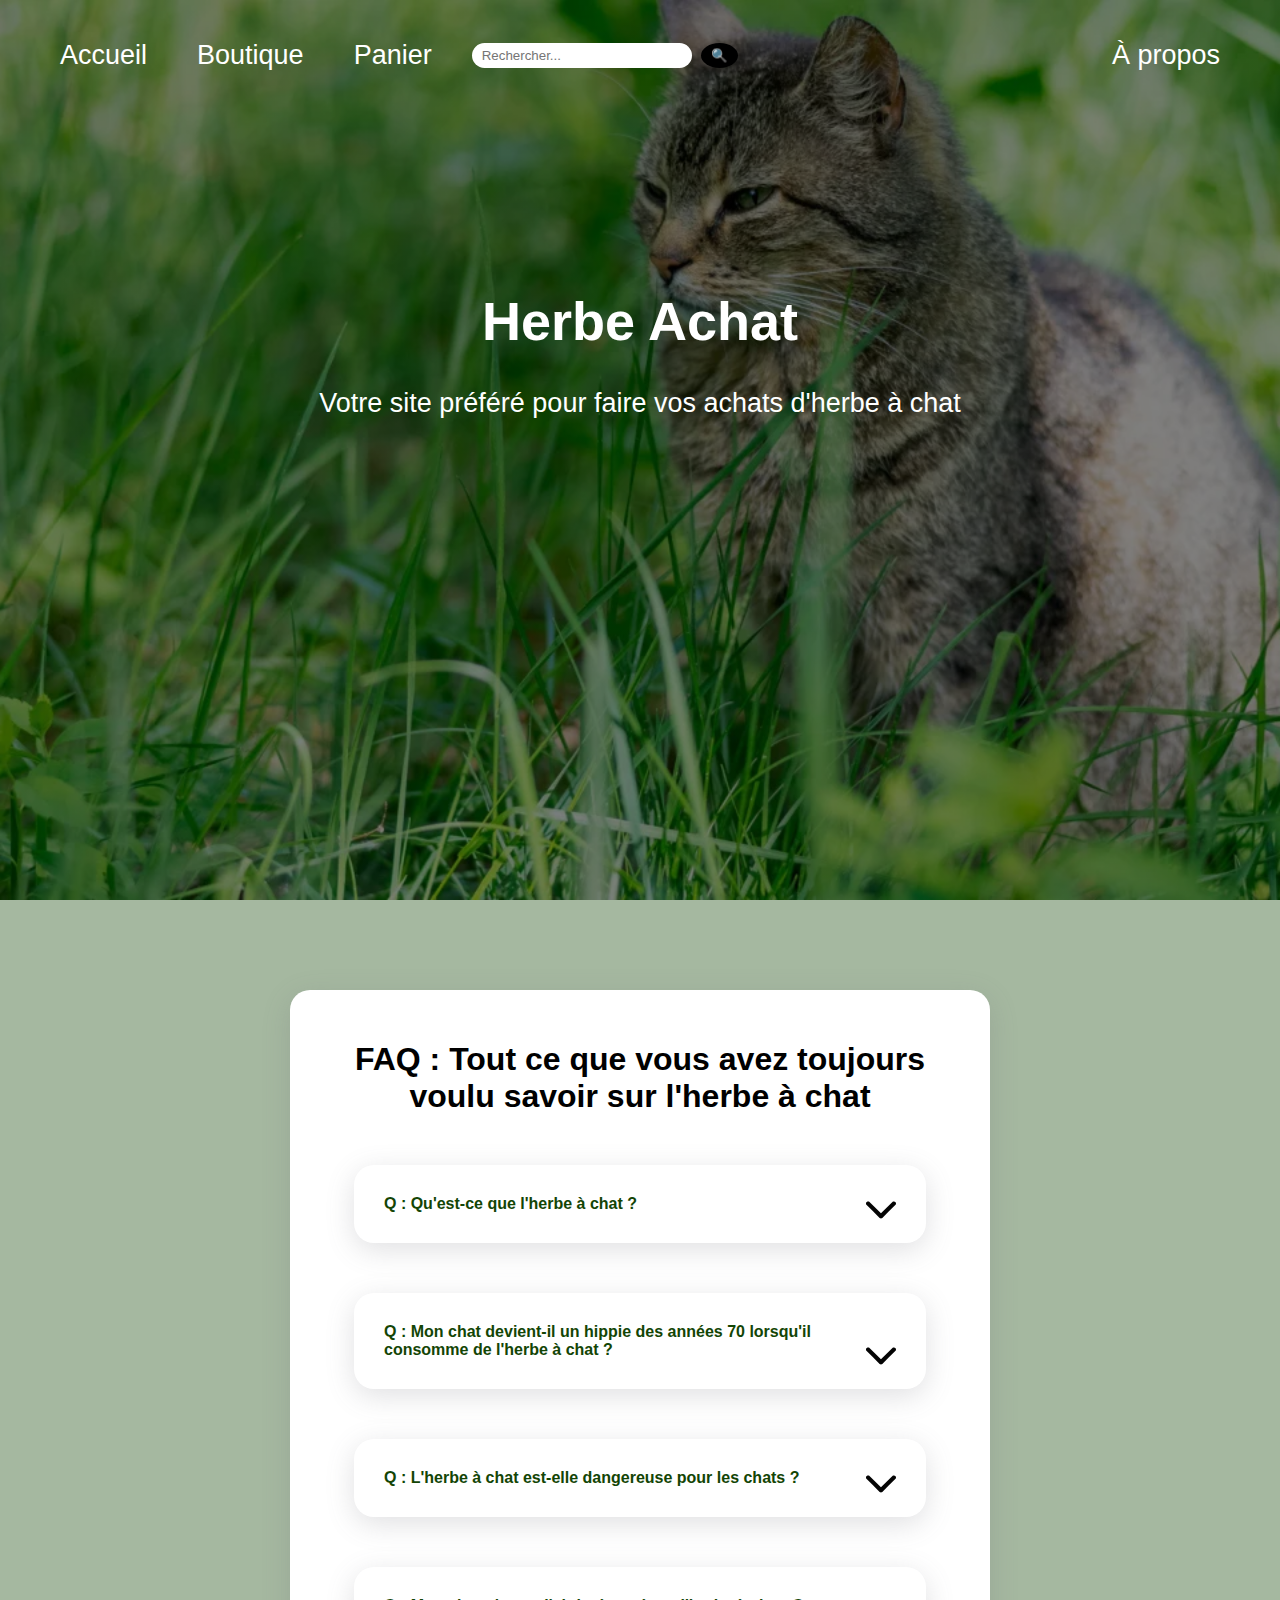
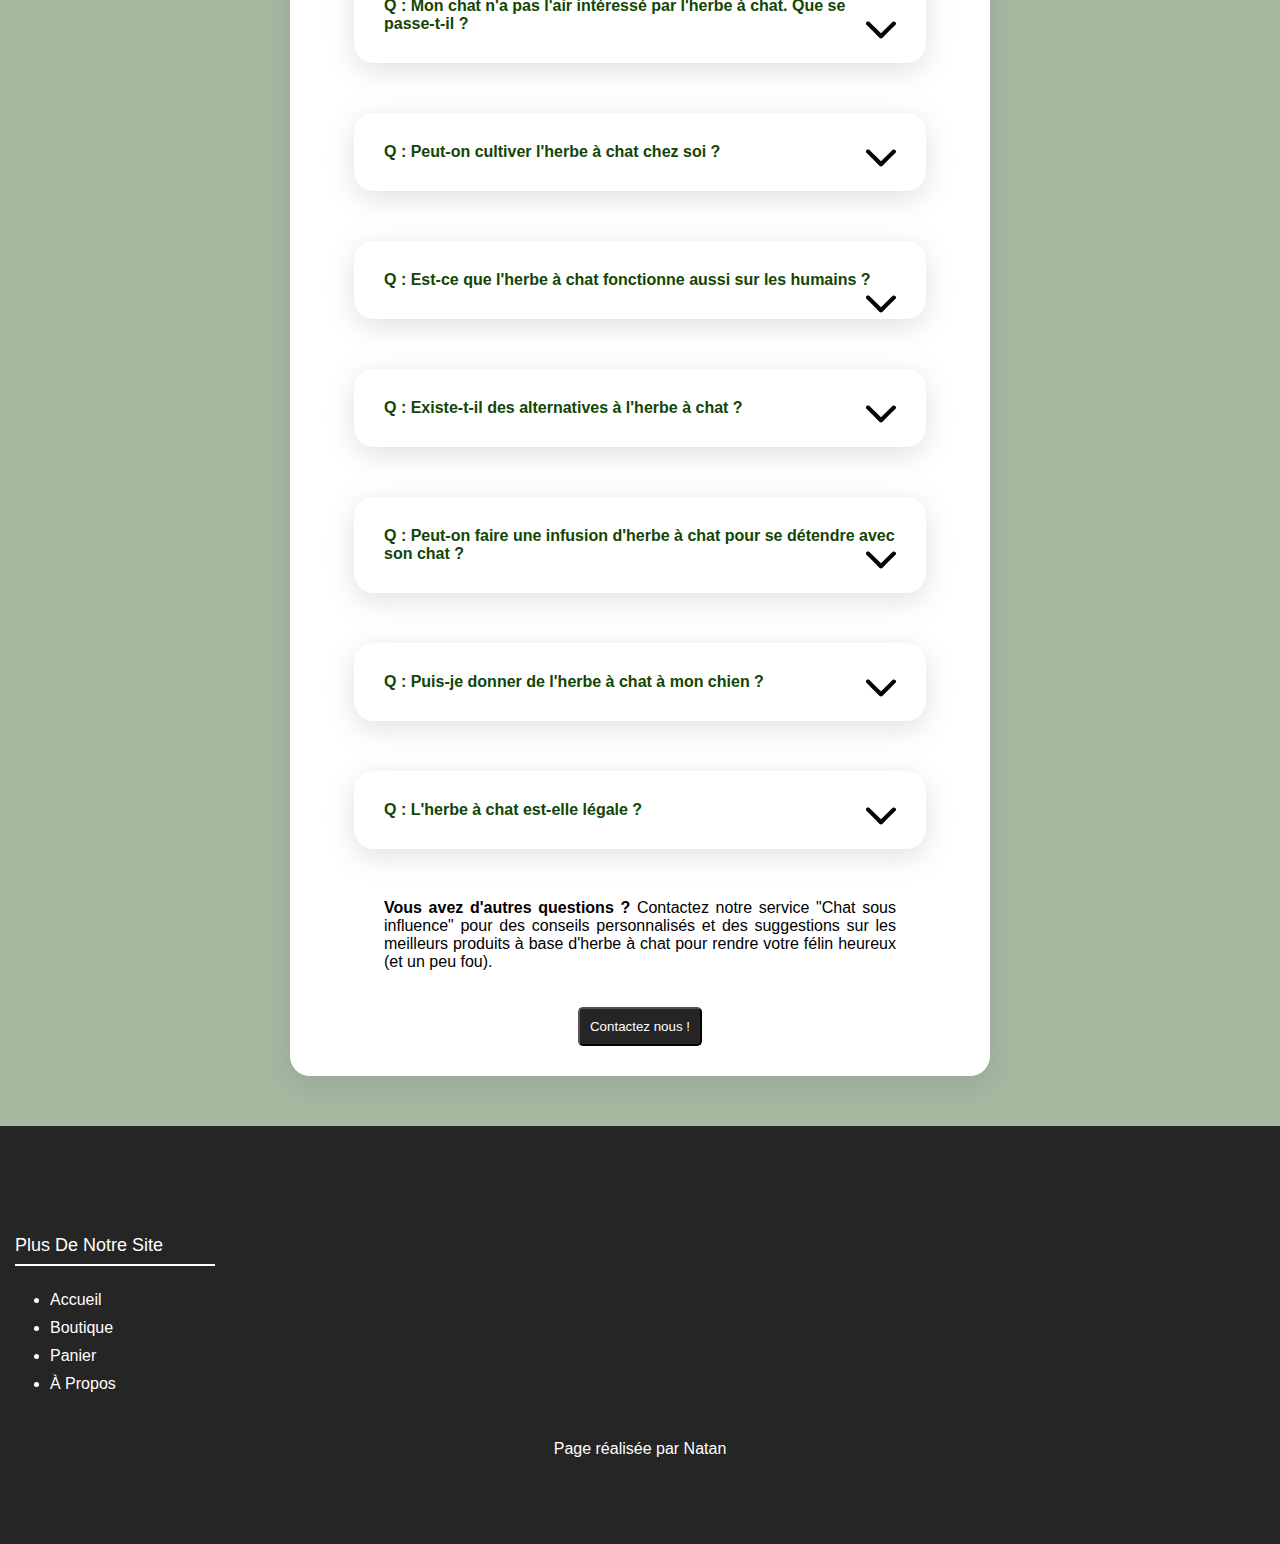
<file: index.html>
<!DOCTYPE html>
<html lang="en">
<head>
    <meta charset="UTF-8">
    <link rel="stylesheet" href="index.css">
    <link rel="icon" type="image/x-icon" href="images/favicon.ico">
    <meta name="viewport" content="width=device-width, initial-scale=1.0">
    <title>Accueil</title>
</head>

<body>
    <div class="imgBackground">
        <header>
            <nav class="navBarre">
                <div class="navGauche">
                    <a href="index.html">Accueil</a>
                    <a href="./Boutique/Boutique.html">Boutique</a>
                    <a href="./Panier/Panier.html">Panier</a>
                    <div class="barreRecherche">
                        <input type="text" placeholder="Rechercher..." />
                        <button type="submit">🔍</button>
                    </div>
                </div>
                
                <div class="navDroite">
                    <a class="rightNav" href="./About/About.html">À propos</a>
                </div>
                
                <label for="menuToggle" class="menuIcon">&#9776;</label>
                <input type="checkbox" id="menuToggle">
                
                <div class="menuBurger">
                    <button class="closeBtn" onclick="document.getElementById('menuToggle').checked = false;">✖</button>
                    <img src="./images/android-chrome-512x512.png" alt="logo-herbe-achat">
                    <div class="titreBurger">Herbe Achat</div>
                    <a href="index.html">Accueil</a>
                    <a href="./Boutique/Boutique.html">Boutique</a>
                    <a href="./Panier/Panier.html">Panier</a>
                    <a href="./About/About.html">À propos</a>
                </div>
            </nav>
        </header>
        
        

    
    <div class="titreAccueil">
        <h1>Herbe Achat</h1>
        <p>Votre site préféré pour faire vos achats d'herbe à chat</p>
    </div>
    <img class="fleche-bas" src="./images/fleche-vers-le-bas.svg" alt="fleche-vers-le-bas">
    </div>
    <div class="wikiHerbeAchat">
        <h1>FAQ : Tout ce que vous avez toujours voulu savoir sur l'herbe à chat</h1>
        
        <div class="carte-faq">
            <div class="question">Q : Qu'est-ce que l'herbe à chat ? <img class="fleche-simple" src="./images/fleche-simple.svg" alt="fleche-simple"> </div>
            <div class="reponse">
                R : L'herbe à chat, aussi appelée <em>catnip</em> ou <em>menthe à chat</em>, est une plante magique et mystérieuse qui pousse uniquement dans des endroits secrets gardés par des chats. En réalité, c'est une herbe de la famille des menthes, qui rend les chats joyeux, euphoriques, et parfois un peu trop aventureux. Attention : elle est connue pour déclencher des sessions de zoomies incontrôlées.
            </div>
        </div>
    
        <div class="carte-faq">
            <div class="question">Q : Mon chat devient-il un hippie des années 70 lorsqu'il consomme de l'herbe à chat ?<img class="fleche-simple" src="./images/fleche-simple.svg" alt="fleche-simple"></div>
            <div class="reponse">
                R : Tout à fait ! Dès la première inhalation, votre chat se mettra à planer comme s'il écoutait du rock psychédélique. Il se roulera par terre, fixera le vide et contemplera probablement le sens de la vie... ou simplement la poussière sur le sol.
            </div>
        </div>
    
        <div class="carte-faq">
            <div class="question">Q : L'herbe à chat est-elle dangereuse pour les chats ?<img class="fleche-simple" src="./images/fleche-simple.svg" alt="fleche-simple"></div>
            <div class="reponse">
                R : Non, elle est totalement inoffensive ! Les chats peuvent en consommer sans risque de devenir accros. Par contre, les effets sont temporaires et ne durent qu'une dizaine de minutes, ce qui peut laisser un chat frustré quand l'effet s’estompe. Mais ne vous inquiétez pas, il reviendra en demander plus avec ses yeux les plus suppliants.
            </div>
        </div>
    
        <div class="carte-faq">
            <div class="question">Q : Mon chat n'a pas l'air intéressé par l'herbe à chat. Que se passe-t-il ?<img class="fleche-simple" src="./images/fleche-simple.svg" alt="fleche-simple"></div>
            <div class="reponse">
                R : Il est possible que votre chat fasse partie des 30% de félins qui ne réagissent pas à l'herbe à chat. Oui, c'est triste, mais certains chats préfèrent méditer ou lire de la philosophie plutôt que de se laisser aller à la folie des herbes. Essayez le thé à la camomille pour voir s'il préfère une tisane relaxante...
            </div>
        </div>
    
        <div class="carte-faq">
            <div class="question">Q : Peut-on cultiver l'herbe à chat chez soi ?<img class="fleche-simple" src="./images/fleche-simple.svg" alt="fleche-simple"></div>
            <div class="reponse">
                R : Oui, absolument ! Elle est facile à cultiver. Cependant, soyez prêt à voir votre chat devenir un jardinier passionné, tentant de déterrer les plants ou de s'installer confortablement sur le pot. Vous aurez peut-être besoin d'un petit enclos sécurisé pour protéger votre précieux stock d'herbe à chat des griffes enthousiastes de votre félin.
            </div>
        </div>
    
        <div class="carte-faq">
            <div class="question">Q : Est-ce que l'herbe à chat fonctionne aussi sur les humains ?<img class="fleche-simple" src="./images/fleche-simple.svg" alt="fleche-simple"></div>
            <div class="reponse">
                R : Nous avons essayé, mais nous ne pouvons pas garantir les résultats. Certains humains prétendent avoir ressenti un léger picotement dans le nez et une envie soudaine de miauler, mais cela reste purement anecdotique. Pour l'instant, l'herbe à chat reste un plaisir réservé aux félins. Si vous cherchez un équivalent, nous recommandons plutôt une tasse de café bien fort.
            </div>
        </div>
    
        <div class="carte-faq">
            <div class="question">Q : Existe-t-il des alternatives à l'herbe à chat ?<img class="fleche-simple" src="./images/fleche-simple.svg" alt="fleche-simple"></div>
            <div class="reponse">
                R : Oui, pour les chats qui ne réagissent pas à l'herbe à chat, il y a d'autres options comme la valériane, le matatabi (ou vigne d'argent), et même la menthe poivrée. Attention cependant, car la valériane sent un peu comme des chaussettes oubliées dans un sac de sport... mais apparemment, les chats adorent.
            </div>
        </div>
    
        <div class="carte-faq">
            <div class="question">Q : Peut-on faire une infusion d'herbe à chat pour se détendre avec son chat ?<img class="fleche-simple" src="./images/fleche-simple.svg" alt="fleche-simple"></div>
            <div class="reponse">
                R : Vous pourriez essayer, mais il est fort probable que votre chat se jette sur la tasse avant que vous n'ayez eu le temps de la goûter. N'oubliez pas que c'est son herbe et qu'il n'est pas prêt à partager.
            </div>
        </div>
    
        <div class="carte-faq">
            <div class="question">Q : Puis-je donner de l'herbe à chat à mon chien ?<img class="fleche-simple" src="./images/fleche-simple.svg" alt="fleche-simple"></div>
            <div class="reponse ">
                R : Les chiens ne sont généralement pas sensibles à l'herbe à chat, mais certains peuvent la trouver intrigante. Si votre chien décide de jouer avec, il pourrait juste finir par regarder votre chat avec un regard perplexe, se demandant pourquoi ce dernier est si excité. Pour les chiens, mieux vaut s'en tenir aux jouets à mâcher traditionnels (ou au beurre de cacahuète).
            </div>
        </div>
    
        <div class="carte-faq">
            <div class="question">Q : L'herbe à chat est-elle légale ?<img class="fleche-simple" src="./images/fleche-simple.svg" alt="fleche-simple"></div>
            <div class="reponse">
                R : Oui, absolument ! Aucun chat n'a encore été arrêté pour possession d'herbe à chat. Cela dit, votre chat pourrait bien vous accuser de rétention illégale si vous ne lui en fournissez pas assez régulièrement.
            </div>
        </div>
        <div class="autre-question">
        <p><strong>Vous avez d'autres questions ?</strong> Contactez notre service "Chat sous influence" pour des conseils personnalisés et des suggestions sur les meilleurs produits à base d'herbe à chat pour rendre votre félin heureux (et un peu fou).</p>
            <button class="contact">Contactez nous !</button>
    </div>
    </div>
    <footer class="footer">
        <div class="container">
            <div class="row">
                <div class="footer-col">
                    <h4>Plus de notre site</h4>
                    <ul>
                        <li><a href="./index.html">Accueil</a></li>
                        <li><a href="../Boutique/Boutique.html">Boutique</a></li>
                        <li><a href="../Panier/Panier.html">Panier</a></li>
                        <li><a href="../About/About.html">À propos</a></li>
                    </ul>
                </div>
              </div>
            </div>
        </div>
        <p>Page réalisée par Natan</p>
    </footer>
            
    
</body>
<script>
    document.querySelectorAll('.carte-faq .question').forEach(item => {
        item.addEventListener('click', event => {
            const reponse = item.nextElementSibling;
            reponse.style.display = reponse.style.display === 'block' ? 'none' : 'block';
        });
    });
</script>


</html>
</file>
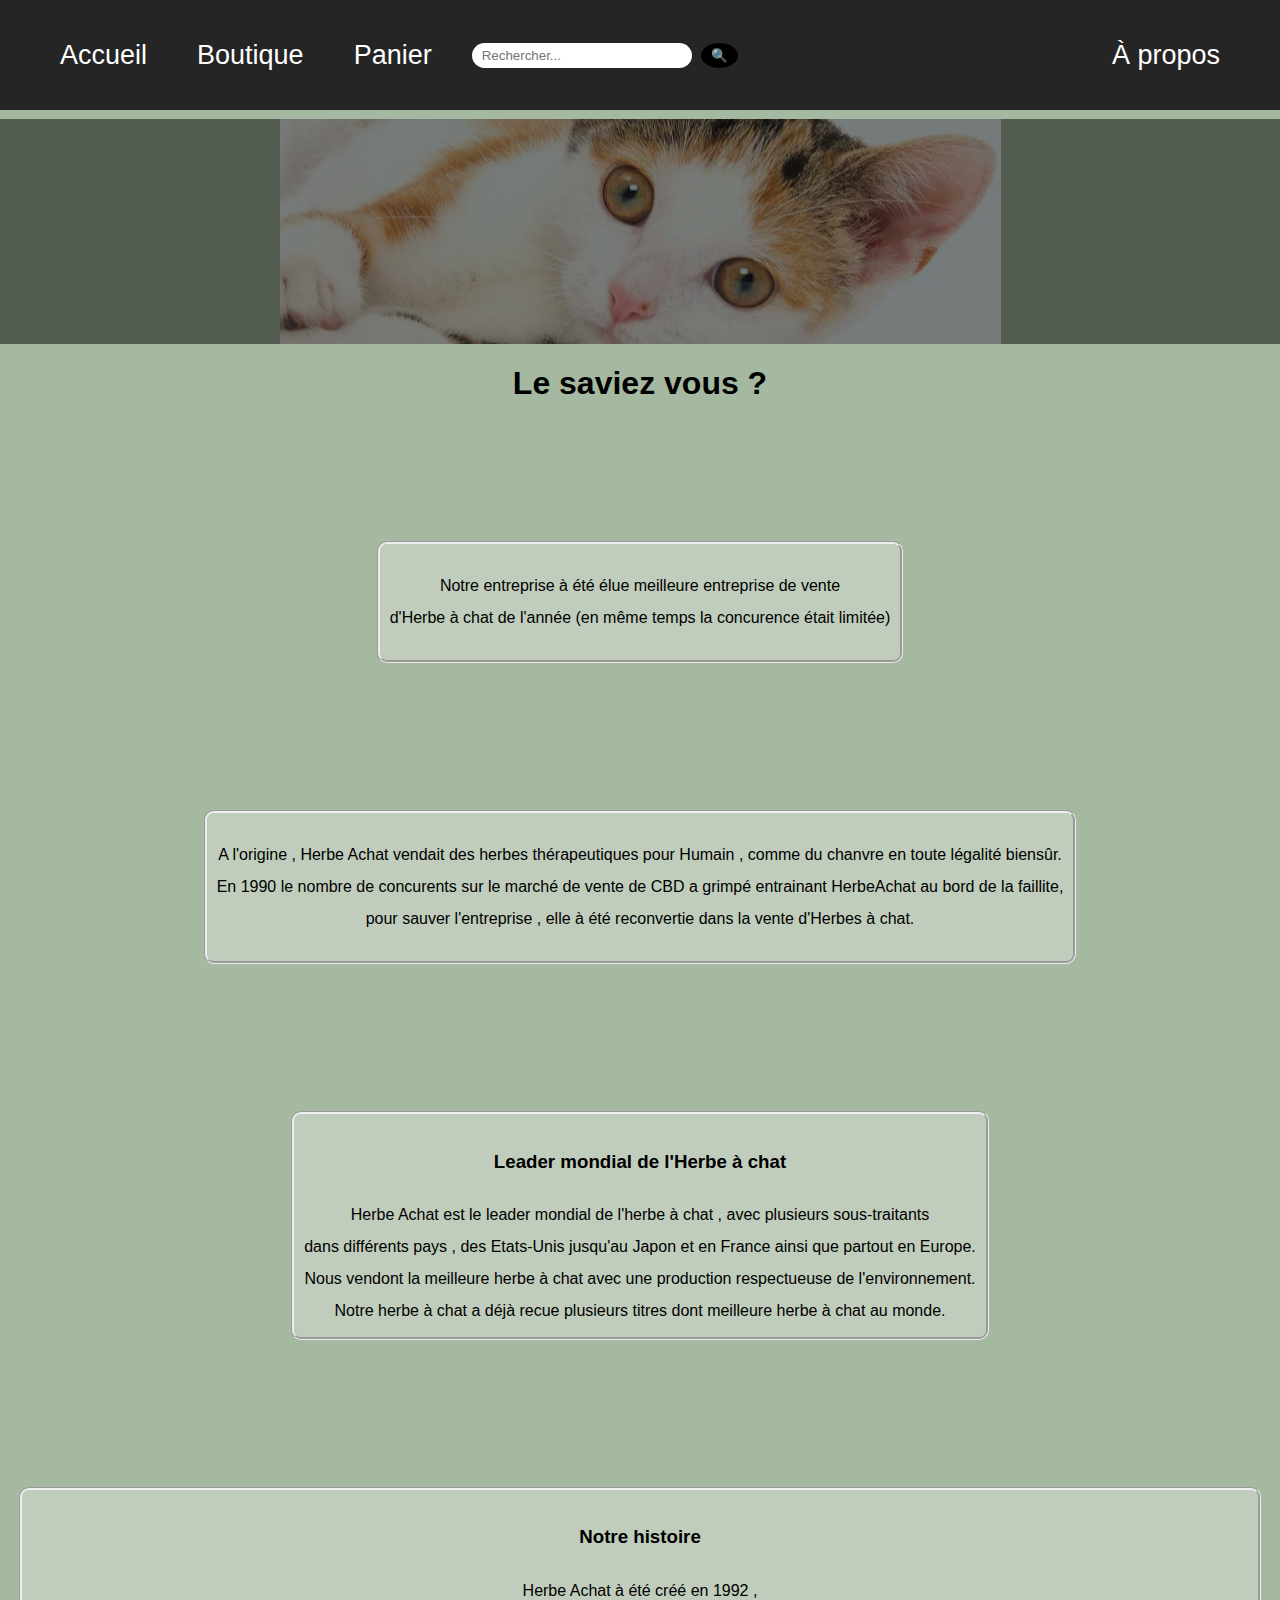
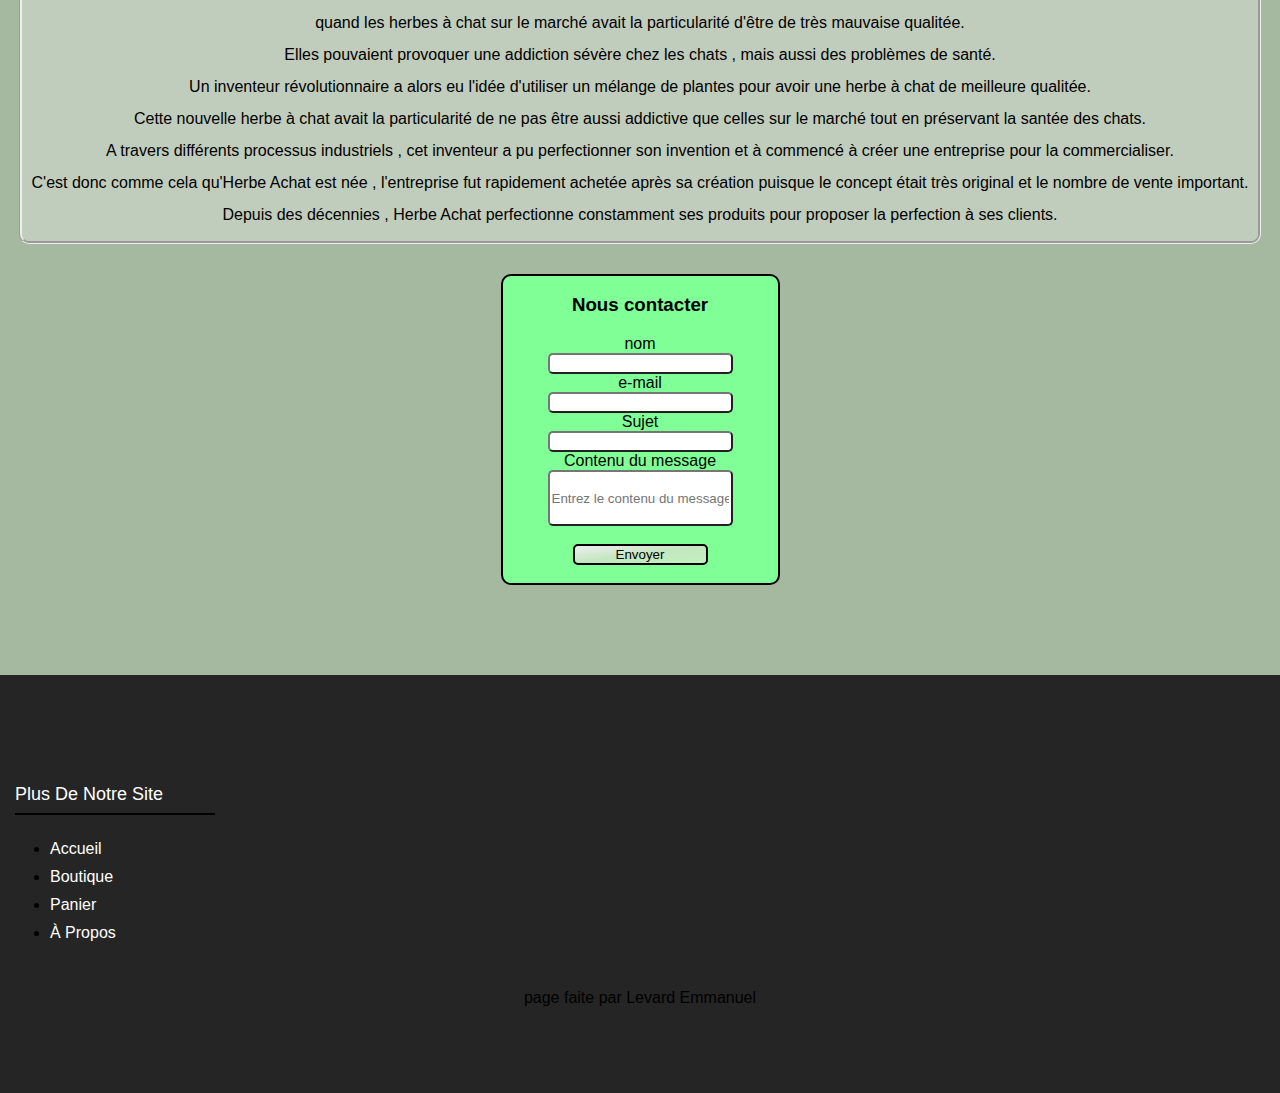
<file: About/About.html>
<!DOCTYPE html>
<html lang="en">
<head>
    <meta charset="UTF-8">
    <meta name="viewport" content="width=device-width, initial-scale=1.0">
    <link rel="stylesheet" href="About.css" >
    <link rel="icon" type="image/x-icon" href="../images/favicon.ico">
    <title>Document</title>
</head>
<body>
    <header>
        <nav class="navBarre">
            <div class="navGauche">
                <a href="../index.html">Accueil</a>
                <a href="../Boutique/Boutique.html">Boutique</a>
                <a href="../Panier/Panier.html">Panier</a>
                <div class="barreRecherche">
                    <input type="text" placeholder="Rechercher..." />
                    <button type="submit">🔍</button>
                </div>
            </div>
            
            <div class="navDroite">
                <a class="rightNav" href="../About/About.html">À propos</a>
            </div>
            
            <label for="menuToggle" class="menuIcon">&#9776;</label>
            <input type="checkbox" id="menuToggle">
            
            <div class="menuBurger">
                <button class="closeBtn" onclick="document.getElementById('menuToggle').checked = false;">✖</button>
                <img src="../images/android-chrome-512x512.png" alt="">
                <div class="titreBurger">Herbe Achat</div>
                <a href="../index.html">Accueil</a>
                <a href="../Boutique/Boutique.html">Boutique</a>
                <a href="../Panier/Panier.html">Panier</a>
                <a href="../About/About.html">À propos</a>
            </div>
        </nav>
    </header> 
<div id="bckg">
</div>  
<h1 id="text_about_title">Le saviez vous ?</h1>
<div class="cardbox">
    
    <p>Notre entreprise à été élue meilleure entreprise de vente<br>
    d'Herbe à chat de l'année (en même temps la concurence était limitée)<br>
  
</div>  
<div class="cardbox">
    <p> A l'origine , Herbe Achat vendait des herbes thérapeutiques pour Humain , comme du chanvre en toute légalité biensûr.<br>
    En 1990 le nombre de concurents sur le marché de vente de CBD a grimpé entrainant HerbeAchat au bord de la faillite, <br>
    pour sauver l'entreprise , elle à été reconvertie dans la vente d'Herbes à chat.</p>
</div>
<div class="cardbox">
    <h3 class="cardboxTitle">Leader mondial de l'Herbe à chat</h3>
Herbe Achat est le leader mondial de l'herbe à chat , avec plusieurs sous-traitants
    <br>
    dans différents pays , des Etats-Unis jusqu'au Japon et en France ainsi que partout en Europe.<br>
    Nous vendont la meilleure herbe à chat avec une production respectueuse de l'environnement.<br>
    Notre herbe à chat a déjà recue plusieurs titres dont meilleure herbe à chat au monde.

</div>
<div class="cardbox">
    <h3 class="cardboxTitle" id="last">Notre histoire</h3>
    Herbe Achat à été créé en 1992 , <br>
    quand les herbes à chat sur le marché avait la particularité d'être de très mauvaise qualitée.<br>
    Elles pouvaient provoquer une addiction sévère chez les chats , mais aussi des problèmes de santé.<br>
    Un inventeur révolutionnaire a alors eu l'idée d'utiliser un mélange de plantes pour avoir une herbe à chat de meilleure qualitée.<br>
    Cette nouvelle herbe à chat avait la particularité de ne pas être aussi addictive que celles sur le marché tout en préservant la santée des chats.<br>
    A travers différents processus industriels , cet inventeur a pu perfectionner son invention et à commencé à créer une entreprise pour la commercialiser.<br>
    C'est donc comme cela qu'Herbe Achat est née , l'entreprise fut rapidement achetée après sa création puisque le concept était très original et le nombre de vente important.<br>
    Depuis des décennies , Herbe Achat perfectionne constamment ses produits pour proposer la perfection à ses clients.<br>


</div>
<span id="formulaire_span">
    <label for="formulaire"><h3>Nous contacter</h3></label>
    
    <form id="formulaire" method="post">
        <label for="nom">nom<br></label>
        <input id="nom" class="field">
        <label for="mail"><br>e-mail<br></label>
        <input id="mail" class="field">
        <label for="Subject"><br>Sujet<br></label>
        <input id="Subject" class="field">
        <label for="Content"><br>Contenu du message<br></label>
        <input id="Content" placeholder="Entrez le contenu du message">
        <br>
        <button id="boutton_formulaire" type="button">Envoyer</button>
    </form>
</span>
<footer class="footer">
    <div class="container">
        <div class="row">
            <div class="footer-col">
                <h4>Plus de notre site</h4>
                <ul>
                    <li><a href="../index.html">Accueil</a></li>
                    <li><a href="../Boutique/Boutique.html">Boutique</a></li>
                    <li><a href="../Panier/Panier.html">Panier</a></li>
                    <li><a href="../About/About.html">À propos</a></li>
                </ul>
            </div>
          </div>
        </div>
    </div>
    <p>page faite par Levard Emmanuel</p>
    
</body>
</html>
</file>
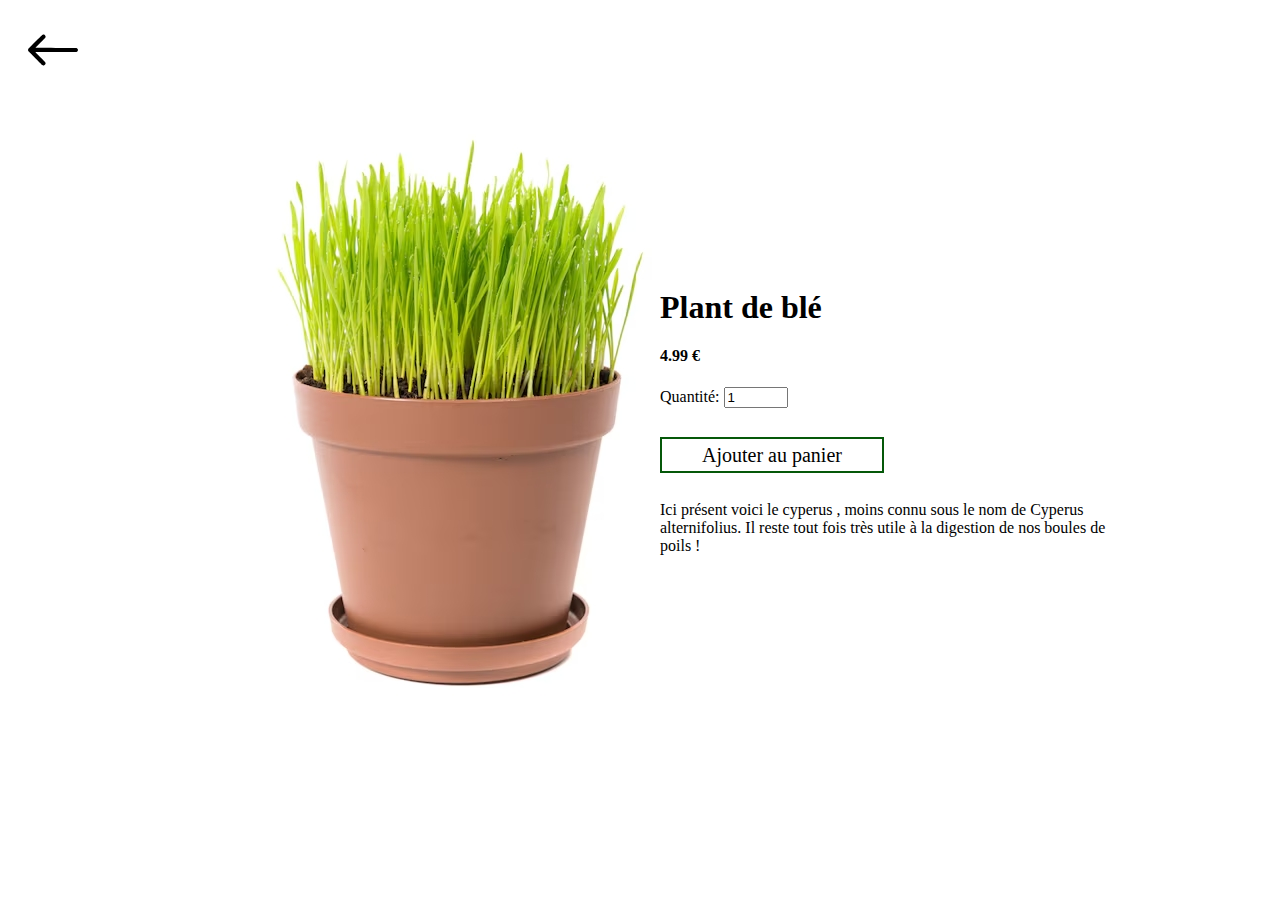
<file: Boutique/Ble.html>
<!DOCTYPE html>
<html lang="en">
<head>
    <meta charset="UTF-8">
    <link rel="stylesheet" href="Herbe.css">
    <meta name="viewport" content="width=device-width, initial-scale=1.0">
    <link rel="icon" type="image/x-icon" href="../images/favicon.ico">
    <title>Cyperus</title>
</head>
<body>
    <header>
        <a href="../Boutique/Boutique.html"><img src="../images/Fleche.svg" alt="fleche" id="fleche"></a>

    </header>
    <div class="container">
        <div class="conteneur1">
            <div class="Ble">
                <img src="../images/Ble.jpg" alt="Herbe2">
            </div>
        </div>
        <div class="conteneur2">
            <h1>Plant de blé</h1>
            <h4>4.99 €</h4>            

            <div class="quantité>
                    <label for="quantity">Quantité:</label>
                    <input type="number" id="quantity" name="quantity" value="1" min="1" max="100" step="1">
                </div>
            <br><br> 
            <div class="ajouterPanier">
            <a href="../Panier/Panier.html" id="quantité">Ajouter au panier</a> <br>
            <br></div>
            <p>Ici présent voici le cyperus , moins connu sous le nom de Cyperus alternifolius. Il reste tout fois très utile à la digestion de nos boules de poils ! </p>
        </div>
    </div>
</body>
</html>
</file>
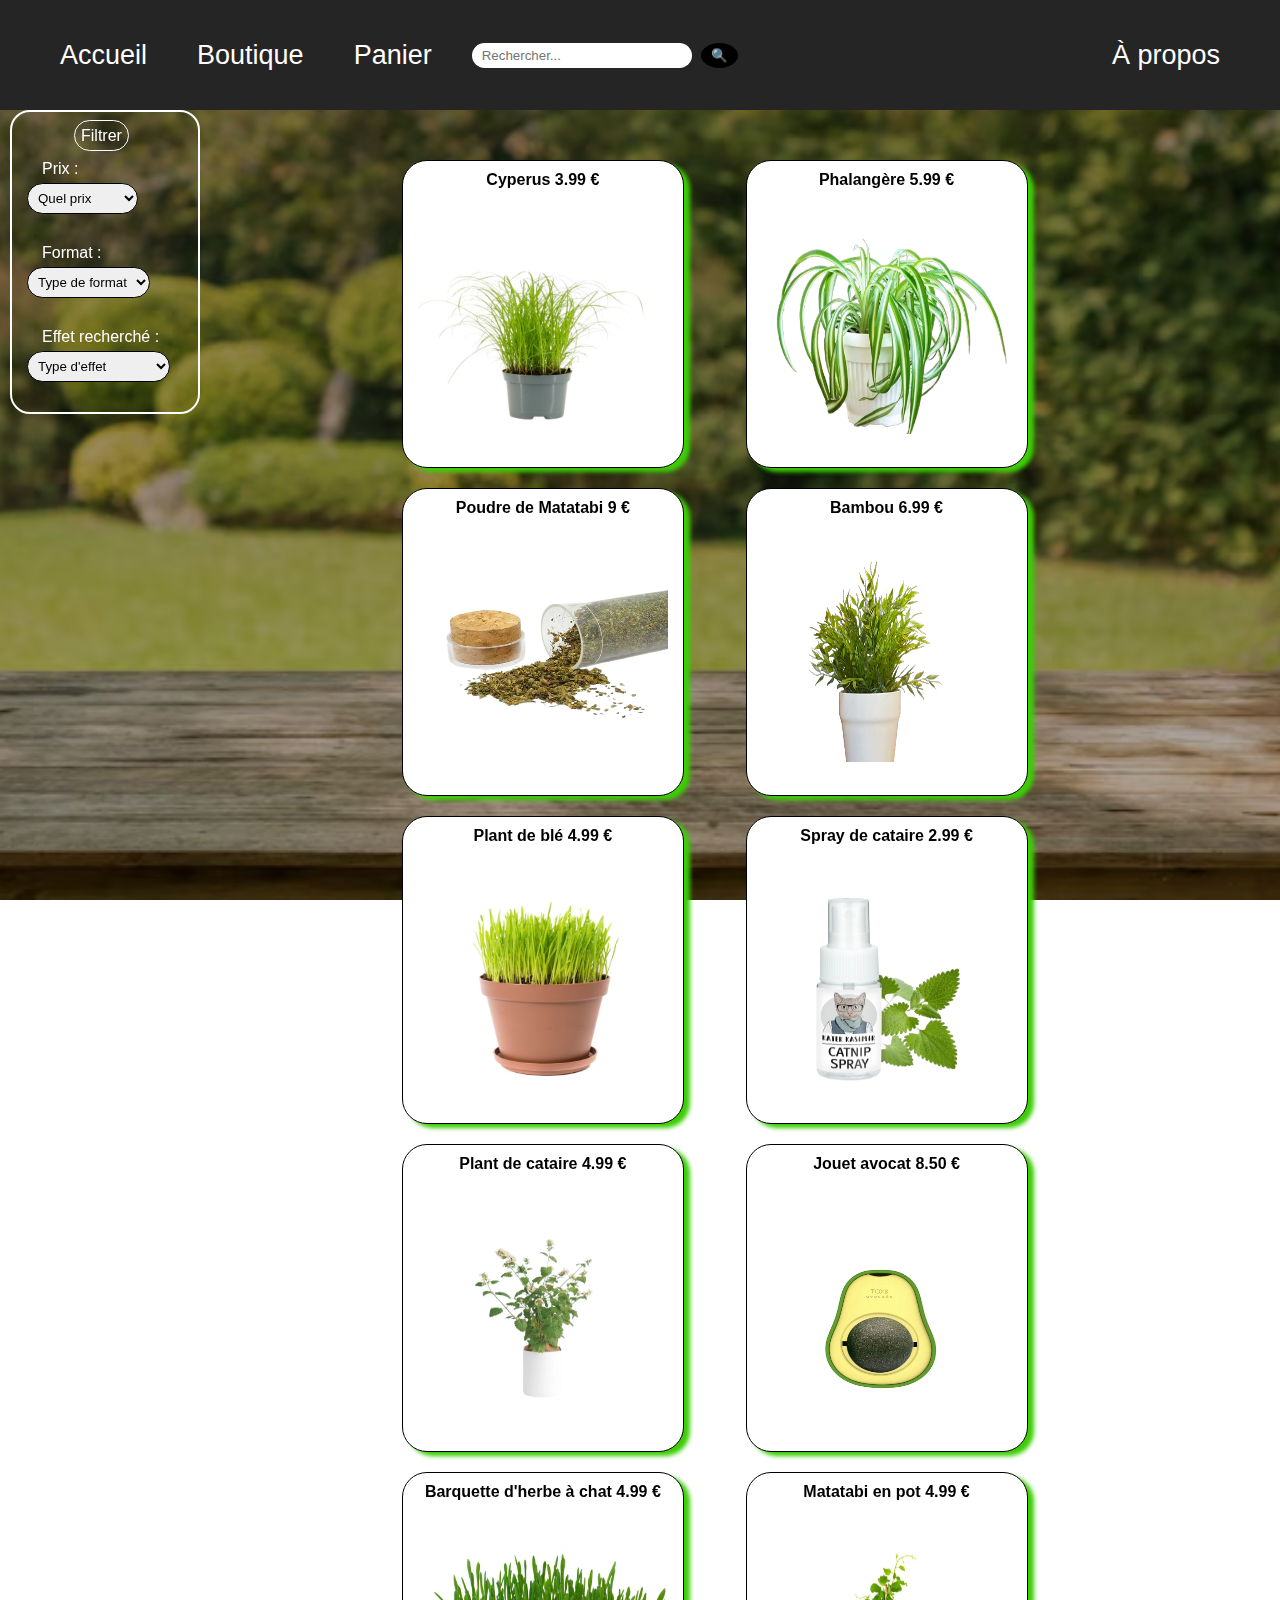
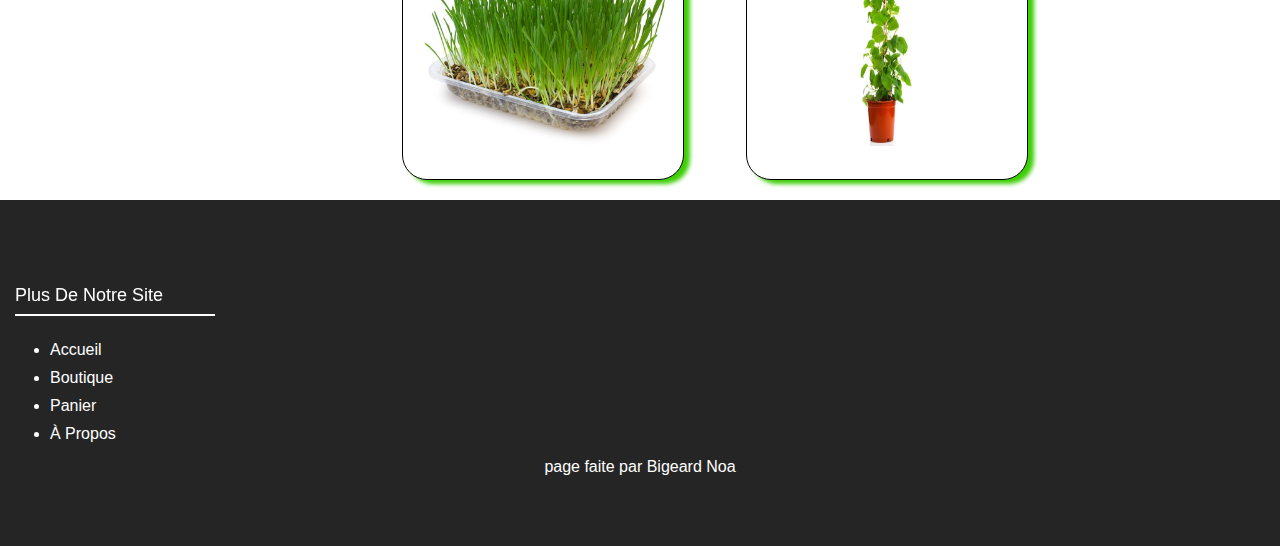
<file: Boutique/Boutique.html>
<!DOCTYPE html>
<html lang="en">
<head>
    <meta charset="UTF-8">
    <link rel="stylesheet" href="Boutique.css">
    <meta name="viewport" content="width=device-width, initial-scale=1.0">
    <link rel="icon" type="image/x-icon" href="../images/favicon.ico">
    <title>Boutique</title>
</head>
<body>
    <header>
        <nav class="navBarre">
            <div class="navGauche">
                <a href="../index.html">Accueil</a>
                <a href="../Boutique/Boutique.html">Boutique</a>
                <a href="../Panier/Panier.html">Panier</a>
                <div class="barreRecherche">
                    <input type="text" placeholder="Rechercher..." />
                    <button type="submit">🔍</button>
                </div>
            </div>
            
            <div class="navDroite">
                <a class="rightNav" href="../About/About.html">À propos</a>
            </div>
            
            <label for="menuToggle" class="menuIcon">&#9776;</label>
            <input type="checkbox" id="menuToggle">
            
            <div class="menuBurger">
                <button class="closeBtn" onclick="document.getElementById('menuToggle').checked = false;">✖</button>
                <img src="../images/android-chrome-512x512.png" alt="">
                <div class="titreBurger">Herbe Achat</div>
                <a href="../index.html">Accueil</a>
                <a href="../Boutique/Boutique.html">Boutique</a>
                <a href="../Panier/Panier.html">Panier</a>
                <a href="../About/About.html">À propos</a>
            </div>
        </nav>
    </header> 
    <div class="container-total">
    <div class="conteneur1">  
        <div class="filtre">
            <a href="#">Filtrer</a>
            <div class="prix"><p>Prix :</p>
                <select name="deroulant1" id="deroulantPrix">
                    <option value="rien">Quel prix</option>
                    <option value="prix1">moins de 5 €</option>
                    <option value="prix2">5-10 €</option>
                    <option value="prix3">plus de 10 €</option>
                </select>
                </div>
                <div class="format"><p>Format :</p>
                <select name="deroulant2" id="deroulantFormat">
                    <option value="rien">Type de format</option>
                    <option value="plante">Plante verte</option>
                    <option value="spray">En spray</option>
                    <option value="poudre">En poudre</option>
                    <option value="jouet">Jouet</option>
                </select>
                </div>
               <div class="effet"> <p>Effet recherché :</p>
                <select name="deroulant3" id="deroulantEffet">
                    <option value="rien">Type d'effet</option>
                    <option value="Euphorisant">Euphorisant</option>
                    <option value="calmant">Calmant</option>
                    <option value="digestion">Aide à la digestion</option>
                </select>
            </div>
        </div>
    </div>
        <div class="conteneur2">
        
              <div class="imageHerbe">
            <div class="imgCyperus">
                <span>Cyperus 3.99 €</span>
                <a href="../Boutique/Cyperus.html"><img src="../images/Cyperus.jpg" alt="Herbe1"></a><br>
                <div class="description">Cyperus: herbe à chat pour la digestion</div>
            </div>
            
            <div class="imgPhalangere">
                <span>Phalangère 5.99 €</span>
                <a href="../Boutique/Phalangere.html"><img src="../images/Phalangere-removebg-preview (1).png" alt="Herbe2"></a><br>
                <div class="description">Phalangere: Herbe à chat douce pour la digestion.</div>
            </div>
            <div class="poudre">
                <span>Poudre de Matatabi 9 €</span>
                <a href="../Boutique/Poudre.html"><img src="../images/poudre.png" alt="poudre"></a><br>
                <div class="description">Poudre de Matatabi : Poudre pour stimuler et apaiser.</div>
            </div> 
            <div class="imgBambou">
                <span>Bambou 6.99 €</span>
                <a href="../Boutique/Bambou.html"><img src="../images/Bambou-removebg-preview.png" alt="Herbe3"></a><br>
                <div class="description">Bambou : Tiges de bambou pour le bien-être félin.</div>
            </div> 
            <div class="imgBle">
                <span>Plant de blé 4.99 €</span>
                <a href="../Boutique/Ble.html"><img src="../images/Ble.jpg" alt="Herbe4"></a><br>
                <div class="description">Plant de blé : Herbe à chat purgative et naturelle.</div>
            </div>
            <div class="spray">
                <span>Spray de cataire 2.99 €</span>
                <a href="../Boutique/spray.html"><img src="../images/SprayH-removebg-preview.png" alt="spray"></a><br>
                <div class="description">Spray de cataire : Spray apaisant pour attirer les chats.</div>
            </div>
            <div class="imgCataire">
                <span>Plant de cataire  4.99 €</span>
                <a href="../Boutique/Cataire.html"><img src="../images/Cataire-removebg-preview.png" alt="Herbe5"></a><br>
                <div class="description">Plant de cataire : Plante verte pour le bonheur du chat.</div>
            </div>
            <div class="imgAvocat">
                <span>Jouet avocat  8.50 €</span>
                <a href="../Boutique/Avocat.html"><img src="../images/avocat.webp" alt="avocat"></a><br>
                <div class="description">Jouet avocat : Jouet pour éveiller et amuser les chats.</div>
            </div>
            <div class="imgGermandree">
                <span>Barquette d'herbe à chat 4.99 €</span>
            <a href="../Boutique/Germandree.html"><img src="../images/barquette_herbe.jpg" alt="Herbe6"></a><br>
            <div class="description">Barquette d'herbe à chat : Herbe fraîche pour purifier.</div>
            </div>
            <div class="imgMatatabi">
                <span>Matatabi en pot 4.99 €</span>
                <a href="../Boutique/Matatabi.html"><img src="../images/Matatabi.webp" alt="Herbe7"></a><br>
                <div class="description">Matatabi en pot : Plante stimulante pour les chats.</div>
            </div>
        </div>
        </div>  
         </div>
         
    </div>
    <footer class="footer">
        <div class="container">
            <div class="row">
                <div class="footer-col">
                    <h4>Plus de notre site</h4>
                    <ul>
                        <li><a href="../index.html">Accueil</a></li>
                        <li><a href="../Boutique/Boutique.html">Boutique</a></li>
                        <li><a href="../Panier/Panier.html">Panier</a></li>
                        <li><a href="../About/About.html">À propos</a></li>
                    </ul>
                </div>
              </div>
            </div>
        </div>
        <p>page faite par Bigeard Noa</p>
    </footer>
</body>
</html>
</file>
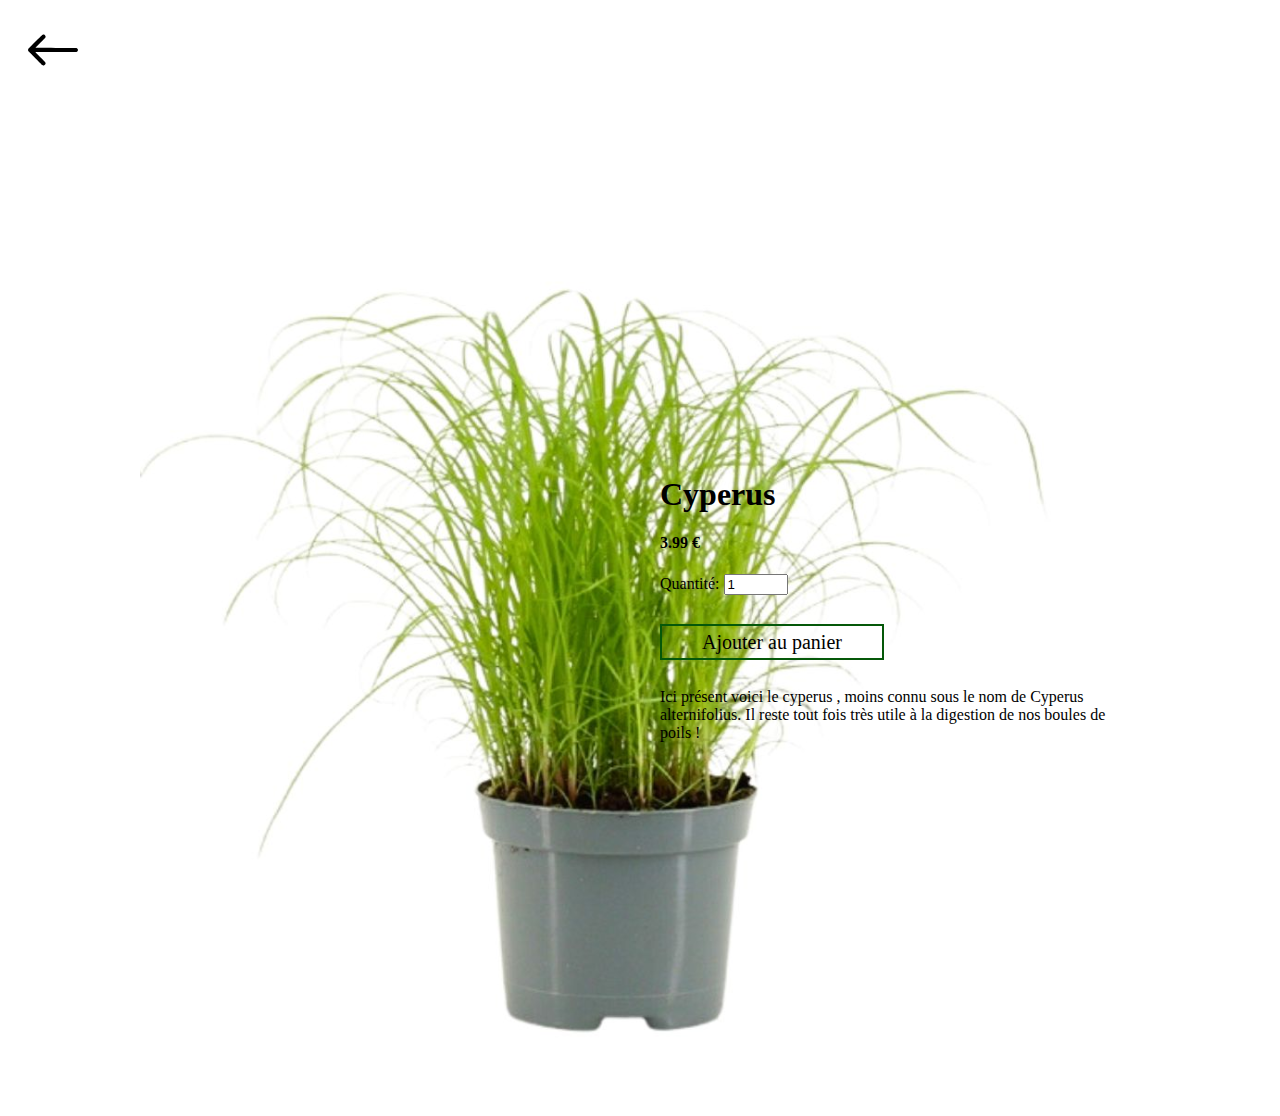
<file: Boutique/Cyperus.html>
<!DOCTYPE html>
<html lang="en">
<head>
    <meta charset="UTF-8">
    <link rel="stylesheet" href="Herbe.css">
    <meta name="viewport" content="width=device-width, initial-scale=1.0">
    <link rel="icon" type="image/x-icon" href="../images/favicon.ico">
    <title>Cyperus</title>
</head>
<body>
    <header>
        <a href="../Boutique/Boutique.html"><img src="../images/Fleche.svg" alt="fleche" id="fleche"></a>

    </header>
    <div class="container">
        <div class="conteneur1">
            <div class="Cyperus">
                <img src="../images/Cyperus.jpg" alt="Herbe1">
            </div>
        </div>
        <div class="conteneur2">
            <h1>Cyperus</h1>
            <h4>3.99 €</h4>            

            <div class="quantité>
                    <label for="quantity">Quantité:</label>
                    <input type="number" id="quantity" name="quantity" value="1" min="1" max="100" step="1">
                </div>
            <br><br> 
            <div class="ajouterPanier">
            <a href="../Panier/Panier.html" id="quantité">Ajouter au panier</a> <br>
            <br></div>
            <p>Ici présent voici le cyperus , moins connu sous le nom de Cyperus alternifolius. Il reste tout fois très utile à la digestion de nos boules de poils ! </p>
        </div>
    </div>
</body>
</html>
</file>
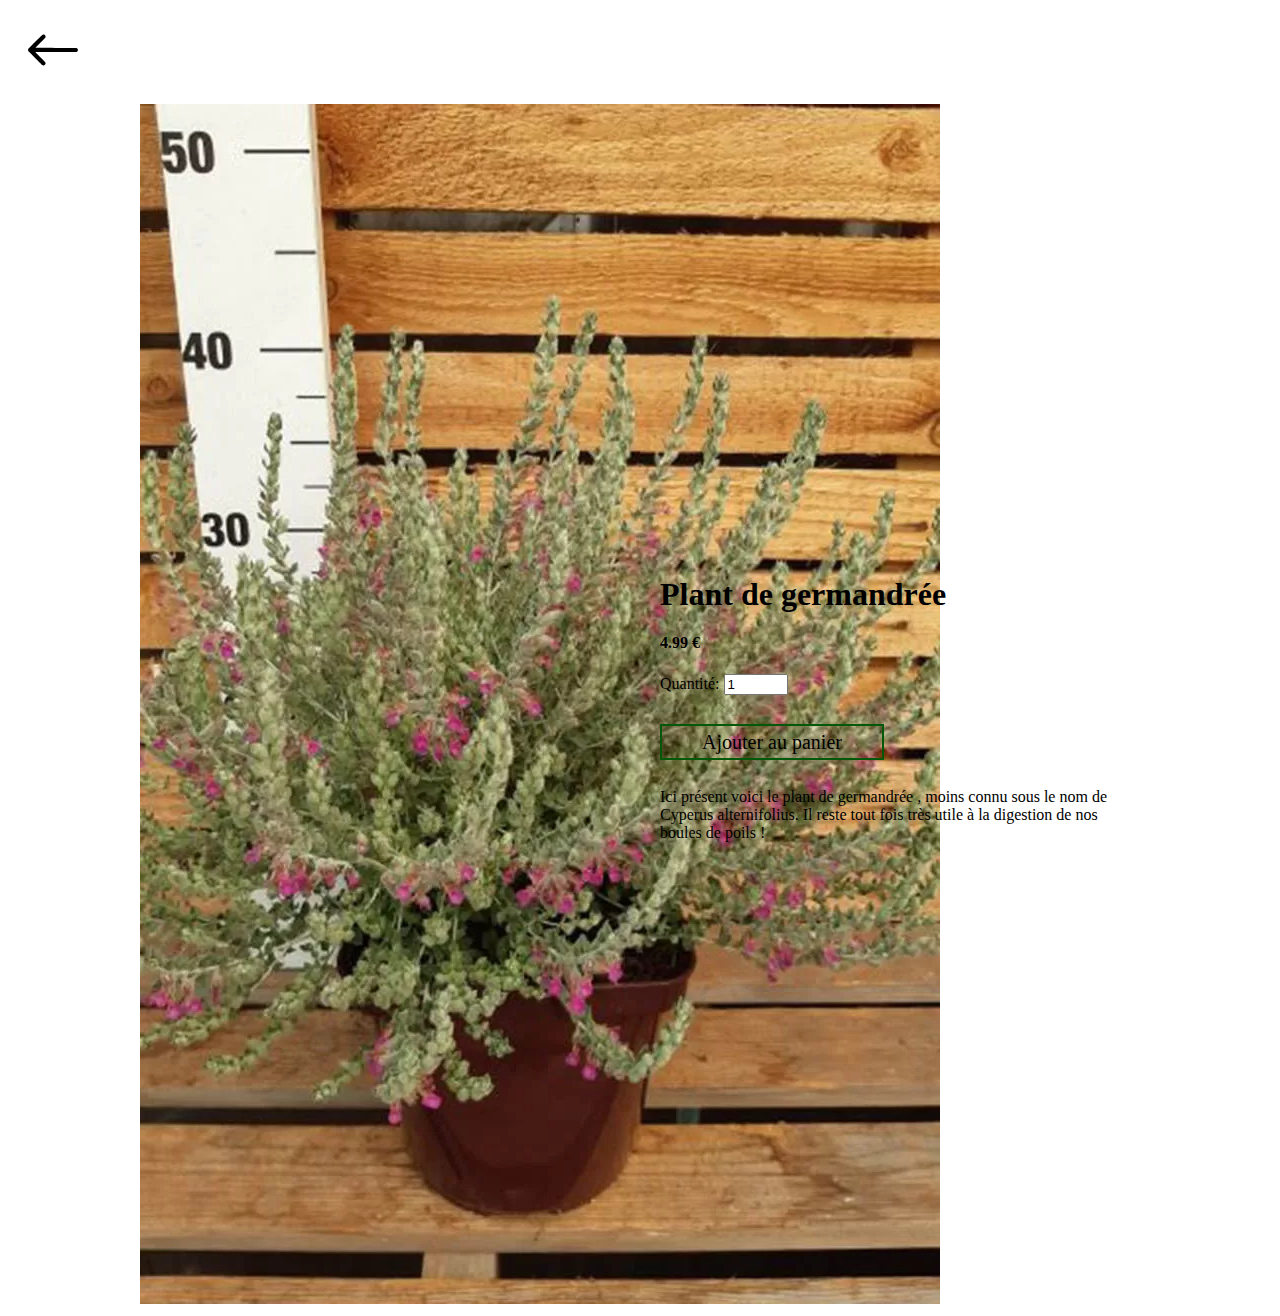
<file: Boutique/Germandree.html>
<!DOCTYPE html>
<html lang="en">
<head>
    <meta charset="UTF-8">
    <link rel="stylesheet" href="Herbe.css">
    <meta name="viewport" content="width=device-width, initial-scale=1.0">
    <link rel="icon" type="image/x-icon" href="../images/favicon.ico">
    <title>Germandrée</title>
</head>
<body>
    <header>
        <a href="../Boutique/Boutique.html"><img src="../images/Fleche.svg" alt="fleche" id="fleche"></a>

    </header>
    <div class="container">
        <div class="conteneur1">
            <div class="Germandree">
                <img src="../images/Germandrée.jpg" alt="Herbe">
            </div>
        </div>
        <div class="conteneur2">
            <h1>Plant de germandrée</h1>
            <h4>4.99 €</h4>            

            <div class="quantité>
                    <label for="quantity">Quantité:</label>
                    <input type="number" id="quantity" name="quantity" value="1" min="1" max="100" step="1">
                </div>
            <br><br> 
            <div class="ajouterPanier">
            <a href="../Panier/Panier.html" id="quantité">Ajouter au panier</a> <br>
            <br></div>
            <p>Ici présent voici le plant de germandrée , moins connu sous le nom de Cyperus alternifolius. Il reste tout fois très utile à la digestion de nos boules de poils ! </p>
        </div>
    </div>
</body>
</html>
</file>
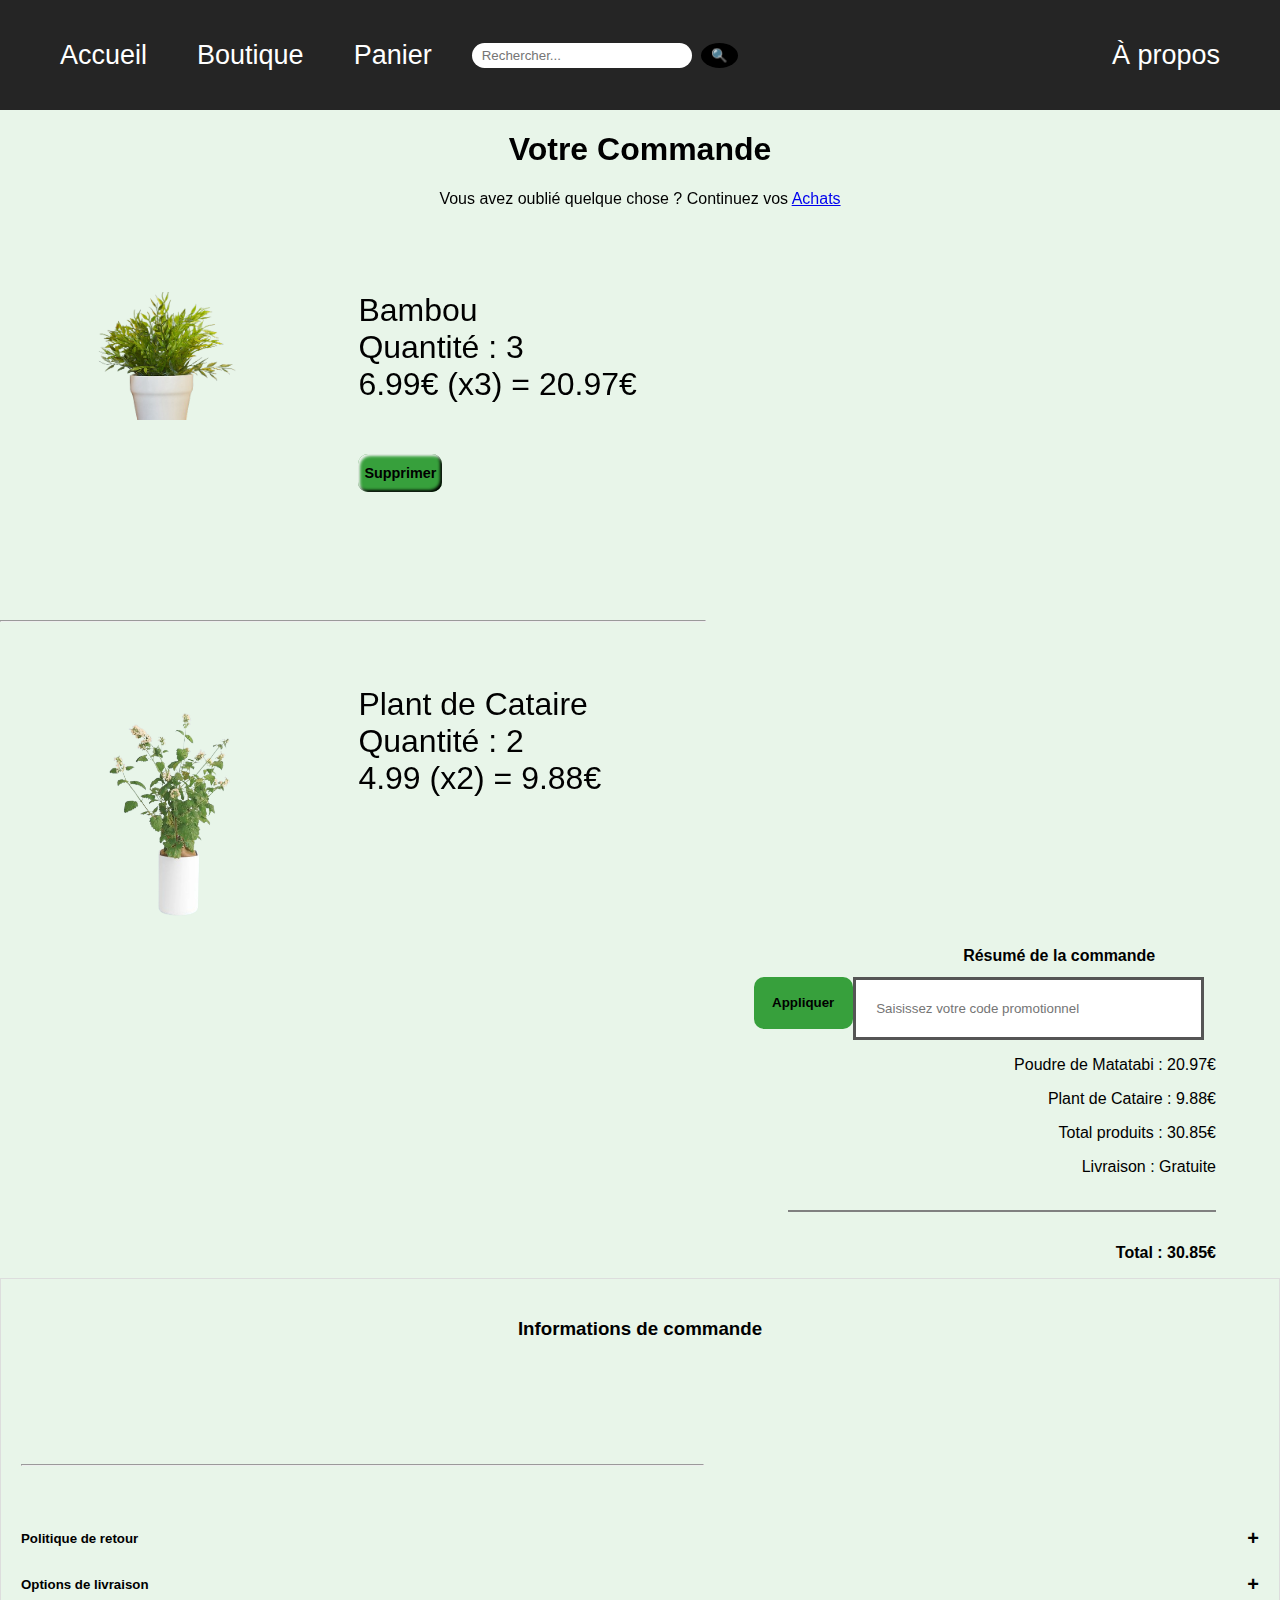
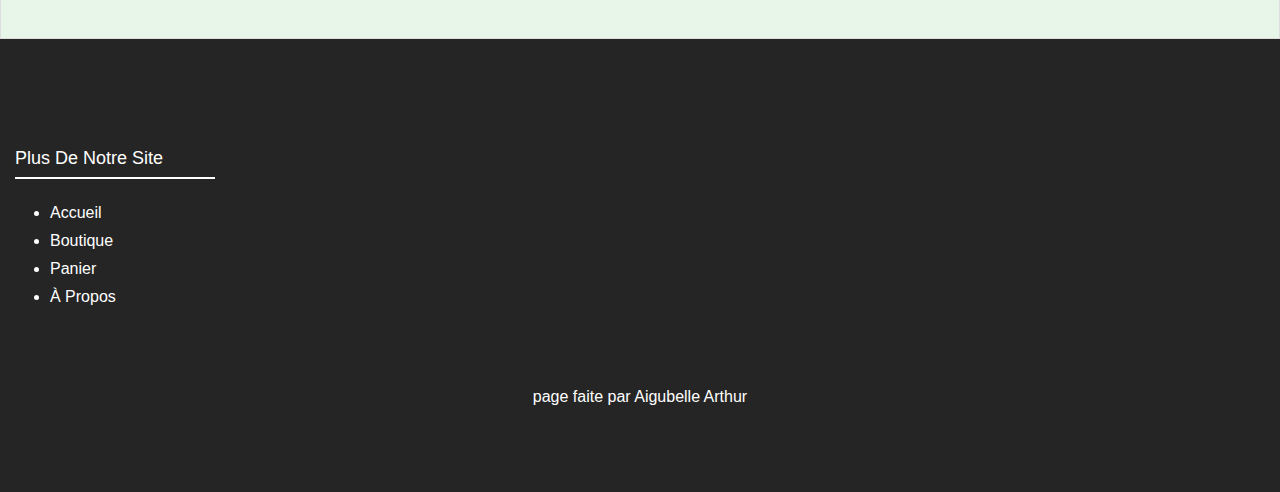
<file: Panier/Panier.html>
<!DOCTYPE html>
<html lang="fr">

<head>
    <meta charset="utf-8">
    <meta name="viewport" content="width=device-width, initial-scale=1.0">
    <link rel="stylesheet" href="Panier.css">
    <link href="https://unpkg.com/aos@2.3.1/dist/aos.css" rel="stylesheet">
    <script src="https://unpkg.com/aos@2.3.1/dist/aos.js"></script>
    <script src="Panier.js"></script>
    <link rel="icon" href="../images/favicon.ico">
    <title>Panier</title>
</head>

<body>

    <header>
        <nav class="navBarre">
            <div class="navGauche">
                <a href="../index.html">Accueil</a>
                <a href="../Boutique/Boutique.html">Boutique</a>
                <a href="../Panier/Panier.html">Panier</a>
                <div class="barreRecherche">
                    <input type="text" placeholder="Rechercher..." />
                    <button type="submit">🔍</button>
                </div>
            </div>

            <div class="navDroite">
                <a class="rightNav" href="../About/About.html">À propos</a>
            </div>

            <label for="menuToggle" class="menuIcon">&#9776;</label>
            <input type="checkbox" id="menuToggle">

            <div class="menuBurger">
                <button class="closeBtn" onclick="document.getElementById('menuToggle').checked = false;">✖</button>
                <img src="../images/android-chrome-512x512.png" alt="">
                <div class="titreBurger">Herbe Achat</div>
                <a href="../index.html">Accueil</a>
                <a href="../Boutique/Boutique.html">Boutique</a>
                <a href="../Panier/Panier.html">Panier</a>
                <a href="../About/About.html">À propos</a>
            </div>
        </nav>
    </header>

    <h1 data-aos="fade-up">Votre Commande</h1>
    <p data-aos="fade-up" data-aos-duration="1000">Vous avez oublié quelque chose ? Continuez vos <a href="../Boutique/Boutique.html"
            data-aos="fade-up" data-aos-duration="1000"> Achats </a></p><br>
    <br>
    <div class="container" data-aos="fade-up" data-aos-duration="1000">
        <img class="food" src="../images/Bambou-removebg-preview.png" id="image1" alt="test" data-aos="fade-up">
        <p class="descFood">Bambou <br>
            Quantité : 3 <br>
            6.99€ (x3) = 20.97€ <br>
            <button class="suppr" type="button" data-aos="fade-up" data-aos-duration="1000">Supprimer</button>
        </p>
    </div>
    <hr data-aos="fade-up" data-aos-duration="1000">

    <div class="container2" data-aos="fade-up" data-aos-duration="1000">
        <img class="food" src="../images/Cataire-removebg-preview.png" id="image2" alt="test" data-aos="fade-up">
        <p class="descFood">Plant de Cataire <br>
            Quantité : 2 <br>
            4.99 (x2) = 9.88€ <br>
            <button class="suppr" type="button" data-aos="fade-up" data-aos-duration="1000">Supprimer</button>
        </p>
    </div>
    <div class="resume">
        <p class="commande">Résumé de la commande</p>
        <form>
            <input class="promo" type="text" id="code" name="code" placeholder="Saisissez votre code promotionnel">
            <button id="applyPromoButton" type="button">Appliquer</button>


        </form><br>
        <p class="Total1"> Poudre de Matatabi : 20.97€</p>
        <p class="Total2">Plant de Cataire : 9.88€</p>
        <p class="Total2">Total produits : 30.85€</p>
        <p class="Total2">Livraison : Gratuite</p><br>
        <hr class="prix"><br>
        <p class="totalPrix">Total : 30.85€</p>
        <p class="promoInfo"></p>

    </div>

    <div class="informations-commande">
        <h3>Informations de commande</h3>
        <hr>
        <h5 id="retour" class="toggle-title">Politique de retour <span>+</span></h5>
        <div class="texte-retour">
            Chez HerbeAchat, nous avons à cœur de satisfaire nos clients, en particulier les propriétaires de chats qui font confiance à notre service de livraison à domicile. Votre satisfaction est notre priorité, et nous sommes heureux de vous offrir la meilleure expérience possible. Dans le cas peu probable où vous ne seriez pas satisfait de votre commande, veuillez lire notre politique de retour ci-dessous :
            
            <ul class="politique">
                <li>1.1 Satisfaction Garantie</li>
                <p>Nous nous engageons à vous offrir de l'herbe à chat de qualité à un prix abordable. Si, pour une raison quelconque, vous n'êtes pas satisfait de votre commande, veuillez nous contacter. Nous ferons de notre mieux pour résoudre votre problème rapidement.</p>
                
                <li>1.2 Commande Incorrecte ou Incomplète</li>
                <p>Si vous recevez une commande incorrecte ou des articles manquants, veuillez nous en informer dans les plus brefs délais. Nous vous enverrons la commande correcte ou les articles manquants sans frais supplémentaires.</p>
                
                <li>1.3 Produits Endommagés ou de Mauvaise Qualité</li>
                <p>Votre satisfaction est importante pour nous. Si vous recevez des produits endommagés ou de mauvaise qualité, veuillez nous contacter dans les 24 heures suivant la réception de votre commande. Nous vous offrirons un remplacement ou un remboursement intégral.</p>
                
                <li>1.4 Délais de Réclamation</li>
                <p>Toute réclamation concernant votre commande doit être signalée dans les 24 heures suivant la livraison. Cela nous permettra de traiter votre demande de manière efficace.</p>
                
                <li>1.5 Processus de Retour</li>
                <p>Si vous avez besoin de retourner un produit ou de signaler un problème, veuillez nous contacter par e-mail à emailexemple@gmail.com ou par téléphone au 0123456789. Notre équipe du service client vous guidera tout au long du processus de retour.</p>
                
                <li>1.6 Remboursements et Crédits</li>
                <p>En cas de retour, vous avez le choix entre un remboursement complet ou un crédit équivalent à la valeur de votre commande pour une utilisation ultérieure. Le remboursement sera traité dans un délai raisonnable.</p>
                
                <li>1.7 Produits Périssables</li>
                <p>Nous comprenons que nos produits sont périssables, et nous vous encourageons à signaler rapidement tout problème de qualité. Cela nous aidera à résoudre la situation de manière satisfaisante.</p>
                
                <li>1.8 Modifications de la Politique de Retour</li>
                <p>HerbeAchat se réserve le droit de modifier sa politique de retour à tout moment. Toutes les modifications seront communiquées sur notre site Web.</p>
                
                <li>1.9 Service Client</li>
                <p>Notre équipe du service client est à votre disposition pour répondre à toutes vos questions, préoccupations ou réclamations. Vous pouvez nous contacter à emailexemple@gmail.com ou par téléphone au 0123456789.</p>
            </ul>
            <hr>
        </div>
        <h5 id="livraison" class="toggle-title">Options de livraison <span>+</span></h5>
        <div class="texte-livraison">
            <p>
                2. Chez HerbeAchat, nous proposons différentes options de livraison pour répondre à vos besoins :
            </p>
            <ul class="politique">
                <li>2.1 Livraison Standard</li>
                <p>Notre livraison standard est gratuite pour toutes les commandes. Elle est généralement effectuée dans un délai de 30 minutes.</p>
                
                <li>2.2 Ramassage en Magasin</li>
                <p>Si vous préférez, vous pouvez également choisir l'option de ramassage en magasin. Vous serez informé dès que votre commande sera prête à être récupérée dans nos points de vente.</p>
            </ul>
        </div>
        
    </div>




    

    <script> AOS.init();</script>

    <footer class="footer">
        <div class="container">
            <div class="row">
                <div class="footer-col">
                    <h4>Plus de notre site</h4>
                    <ul>
                        <li><a href="../index.html">Accueil</a></li>
                        <li><a href="../Boutique/Boutique.html">Boutique</a></li>
                        <li><a href="../Panier/Panier.html">Panier</a></li>
                        <li><a href="../About/About.html">À propos</a></li>
                    </ul>
                </div>
              </div>
            </div>
        <p>page faite par Aigubelle Arthur</p>
    </footer>
</body>

</html>
</file>
<file: index.css>
html *{
    font-family: Arial, Helvetica, sans-serif;
    
}
html {
    overflow: scroll;
    overflow-x: hidden;
}
::-webkit-scrollbar {
    width: 0;
    background: transparent;
}
::-webkit-scrollbar-thumb {
    background: #FF0000;
}
body{
    margin: 0;
    padding: 0;
    overflow-x: hidden;
    background-color: #13450561;
    

}
.imgBackground{
    position: absolute;
    top: 0;
    left: 0;
    width: 100%;
    height: 100%;
    z-index: 1;
    background-image: linear-gradient(rgba(0, 0, 0, 0.5), rgba(0, 0, 0, 0.5)),url('images/herbes-chats.webp');
    background-size: cover;
    background-position: center;
    background-repeat: no-repeat;
    background-attachment: fixed;
}

/* BARRE DE NAVIGATION */

.navBarre {
    position: relative;
    background-color: transparent;
    padding: 30px;
    height: 50px;
    z-index: 10;
}

.navGauche, .navDroite {
    position: absolute;
    top: 0;
    display: flex;
    align-items: center;
    height: 100%;
    display: flex;     
    flex-direction: row;     
    flex-wrap: wrap;     
}

.navGauche {
    display: flex;
    justify-content: center;
    align-items: center;
    padding-left: 20px; 
}

.navDroite a {
    text-align: center;
}

.navDroite {
    right: 0;
    padding-right: 20px;
    text-align: center;
}

.navBarre a {
    color: #ffffff;
    text-decoration: none;
    margin-right: 30px;
    padding: 5px 10px;
    font-size: 3vh;
    position: relative;
}

.navBarre a::after {
    content: "";
    position: absolute;
    left: 0;
    bottom: 0;
    width: 100%;
    height: 2px;
    background-color: #ffffff;
    transform: scaleX(0);
    transition: transform 0.3s ease;
}
.barreRecherche input {
    width: 200px;
    padding: 5px 10px;
    border: none;
    border-radius: 20px;
    outline: none;
}

.barreRecherche button {
    padding: 5px 10px;
    margin-left: 5px;
    border: none;
    background-color: black;
    color: #ffffff;
    border-radius: 50%;
    cursor: pointer;
}

.barreRecherche button:hover {
    background-color: #555;
}

.navBarre a:hover::after {
    transform: scaleX(1);
    transform-origin: left;
}

/* MENU BURGER NAVIGATION */

#menuToggle {
    display: none;
}
.menuIcon {
    display: none;
    cursor: pointer;
    font-size: 30px;
    color: #fff;
    padding: 10px;
    z-index: 100;
}

.menuBurger {
    display: flex;
    flex-direction: column;
    align-items: flex-start;
    position: fixed;
    top: 0;
    left: -55%;
    height: 100%;
    width: 55%;
    background-color: rgba(0, 0, 0, 0.9);
    transition: left 0.3s ease;
    z-index: 100;
}
.menuBurger img {
    width: 80px;
    margin: 0 auto;
    display: block;
}
.titreBurger{
    width: 100%;
    margin-top: 20px;
    color: white;
    margin-bottom: 20px;
    font-size: 20px;
    text-align: center;
    border-bottom: 2px solid rgba(255, 255, 255, 0.693);
    padding-bottom: 10px;
}

.menuBurger a {
    color: #ffffff;
    text-decoration: none;
    font-size: 18px;
    display: block;
    text-align: left;
    padding: 10px 20px;
    width: 50%;
    border-bottom: solid rgba(255, 255, 255, 0.693) 1px;
    margin-top: 25px;
}
.menuBurger .closeBtn {
    font-size: 24px;
    color: #ffffff;
    background: none;
    border: none;
    padding: 10px 20px;
    cursor: pointer;
    align-self: flex-end;
    margin-top: 10px;
}

/* BARRE DE NAV RESPONSIVE */
@media (max-width: 768px) {
    .navGauche, .navDroite {
        display: none;
    }
    .menuIcon {
        display: block;
    }
    
    #menuToggle:checked + .menuBurger {
        left: 0;
    }
}

@media (min-width: 768px) {
    .menuIcon {
        display: none;
    }
    .menuBurger {
        display: none;
    }
}



/* CORPS DE PAGE */

.titreAccueil{
    text-align: center;
    margin-top: 20vh;

    color: #ffffff;
    font-size: 3vh;


}

@keyframes flecheBas {
    0%, 100% {
        transform: translateY(0);
    }
    50% {
        transform: translateY(-5px);
    }
}
.fleche-bas{
    width: 70px;
    cursor: pointer;
    animation:flecheBas 2s infinite;
    top: 80vh;
    position: relative;
    right: 50%;
}

/* WIKI HERBE A CHAT */
.wikiHerbeAchat{
    position: relative;
    z-index: 1;
    width: 50%;
    text-align: center;
    background-color: white;
    padding: 30px;
    border-radius: 20px;
    margin: 110vh auto auto;
    box-shadow: rgba(100, 100, 111, 0.2) 0px 7px 29px 0px;

}
.wikiHerbeAchat p{
    text-align: justify;
}

.carte-faq{
    width: 80%;
    text-align: center;
    background-color: white;
    padding: 30px;
    border-radius: 20px;
    margin: 50px auto auto;
    box-shadow: rgba(100, 100, 111, 0.2) 0px 7px 29px 0px;
}

.reponse{
    display: none;
    text-align: justify;
    margin-top: 20px;
}

.question{
    cursor: pointer;
    text-align: left;
    color: #134505;
    font-family:Arial, Helvetica, sans-serif;
    font-weight: bold;
    font-size: 16px;
}

.fleche-simple{
    float: right;

    width: 30px;
}
.autre-question{
    margin: auto;
    width: 80%;
    text-align: center;
    justify-content: center;
    margin-top: 50px;

}
.contact{
    padding: 10px;
    background-color: rgb(37, 37, 37);
    color: white;
    border-radius: 5px;
    text-align: center;
    margin-top: 20px;

}

@media (max-width: 768px) {
    .wikiHerbeAchat{
        width: 80%;
    }
    .wikiHerbeAchat h1{
        font-size: 3vh;
        font-weight: bold;
    }
    .carte-faq{
        width: 80%;
        margin: 30px auto auto;
    }
}


/* FOOTER DE PAGE */

footer{
    margin-top: 50px;
    background-color: rgb(37, 37, 37);
    padding: 70px 0;
      width:100vw; 
          margin-left: calc(50% - 50vw); 
          color :white
          }
          .footer p{
              text-align: center;
          }
          .footer-col {
          width: 25%;
          padding: 15px;
          display: inline-block; 
          vertical-align: top; 
          }
          
          .footer-col h4 {
          font-size: 18px;
          color: white;
          text-transform: capitalize;
          margin-bottom: 35px;
          font-weight: 500;
          position: relative;
          }
          .footer-col ul{
              padding-left: 35px;
          }
          .footer-col h4::before {
          content: '';
          position: absolute;
          left: 0;
          bottom: -10px;
          background-color: white;
          height: 2px;
          box-sizing: border-box;
          width: 200px;
          }
          
          .footer-col ul li:not(:last-child) {
          margin-bottom: 10px;
          }
          
          
          .footer-col ul li a {
          font-size: 16px;
          text-transform: capitalize;
          color: white;
          text-decoration: none;
          font-weight: 300;
          display: block;
          transition: all 0.3s ease;
          }
          
          .footer-col ul li a:hover {
          color: white;
          padding-left: 8px;
          }
          
          
          
          /* Section Copyright */
          .copyright {
          text-align: center;
          color: rgb(0, 0, 0);
          margin-top: 20px; 
          padding: 10px 0; 
          }
          
          .copyright h5 {
          font-size: 14px;
          line-height: 1.5;
          margin: 0;
          }
          
          
          /* Responsive */
          @media (max-width: 767px) {
          .footer-col {
              width: 50%;
              margin-bottom: 30px;
          }
          }
          
          @media (max-width: 574px) {
          .footer-col {
              width: 100%;
          }
  }
</file>
<file: About/About.css>
html *{
    font-family: Arial, Helvetica, sans-serif;
     
}
body{
    margin: 0;
    padding: 0;
    display: flex;
    flex-direction: column;
    background-color: #13450561;
}

#text_about_title{
    text-align: center;
}
#formulaire_span{
    background-color: rgb(127, 255, 150);
    margin: auto;
    flex-wrap:wrap;
    justify-content: center;
    flex-direction:column;
    display: flex;
    border-style: solid;
    height: fit-content;
    width: fit-content;
    border-width: 2px;
    border-radius: 10px;
    text-align: center;
    padding-left: 5vh;
    padding-right: 5vh;
    padding-bottom: 2vh;
    margin-bottom: 10vh;

}
.field{
    width: calc(50%);
    text-align: center;
    border-width: 2px;
    border-style: outset;
    border-radius: 5px;
    width: auto;
}

.image{
    display: flex;
    z-index: -1;
}

#Content{
    width: calc(50%);
    height:50px;
    text-align: center;
    border-width: 2px;
    border-style: outset;
    border-radius: 5px;
    width: auto;
}

/* BARRE DE NAVIGATION */
#bckg{
    background-image:linear-gradient(rgba(0,0,0,0.5),rgba(0,0,0,0.5)) ,url('../images/Cat-background.webp');
    background-repeat: no-repeat;
    background-position: center;
    margin-top: 1vh;
    height: 25vh;
}
.title_main{
    color: black;
    text-align: center;
} 
.cardbox{
    background-color: rgba(255,255,255,0.30);
    border-style: groove;
    border-width: 3px;
    border-radius: 10px;
    margin: auto;
    text-align: center;
    display: flex;
    flex-direction: column;
    width: fit-content;
    margin-bottom: 30px;
    margin-top: 13vh;
    color: black;
    padding: 10px;
    line-height: 2; 
}
#cardboxTitle{
    text-align:start;
    margin:0ch;
    word-spacing: 0vw;
}
#boutton_formulaire{
    background-image: linear-gradient(
        to top left,
        rgba(17, 255, 0, 0.2),
        rgba(19, 194, 0, 0.2),
        rgba(2, 159, 52, 0)
      );
      margin-top: 2vh;
      width: 15vh;
      height: auto;
      border-radius: 5px;
      border-style: solid;
      border-width: 2px;
      border-color: #010101;

}
.navBarre {
    position: relative;
    background-color:  rgb(37, 37, 37);
    padding: 30px;
    height: 50px;
    z-index: 10;
}

.navGauche, .navDroite {
    position: absolute;
    top: 0;
    display: flex;
    align-items: center;
    height: 100%;
    display: flex;     
    flex-direction: row;     
    flex-wrap: wrap;     
}

.navGauche {
    display: flex;
    justify-content: center;
    align-items: center;
    padding-left: 20px; 
}

.navDroite a {
    text-align: center;
}

.navDroite {
    right: 0;
    padding-right: 20px;
    text-align: center;
}

.navBarre a {
    color: #ffffff;
    text-decoration: none;
    margin-right: 30px;
    padding: 5px 10px;
    font-size: 3vh;
    position: relative;
}

.navBarre a::after {
    content: "";
    position: absolute;
    left: 0;
    bottom: 0;
    width: 100%;
    height: 2px;
    background-color: #ffffff;
    transform: scaleX(0);
    transition: transform 0.3s ease;
}
.barreRecherche input {
    width: 200px;
    padding: 5px 10px;
    border: none;
    border-radius: 20px;
    outline: none;
}

.barreRecherche button {
    padding: 5px 10px;
    margin-left: 5px;
    border: none;
    background-color: black;
    color: #ffffff;
    border-radius: 50%;
    cursor: pointer;
}

.barreRecherche button:hover {
    background-color: #555;
}
/* Footer */

footer{
    background-color: rgb(37, 37, 37);
    padding: 70px 0;
      width:100vw; 
          margin-left: calc(50% - 50vw); 
          }
          .footer p{
              text-align: center;
          }
          .footer-col {
          width: 25%;
          padding: 15px;
          display: inline-block; 
          vertical-align: top; 
          }
          
          .footer-col h4 {
          font-size: 18px;
          color: #ffffff;
          text-transform: capitalize;
          margin-bottom: 35px;
          font-weight: 500;
          position: relative;
          }
          .footer-col ul{
              padding-left: 35px;
          }
          .footer-col h4::before {
          content: '';
          position: absolute;
          left: 0;
          bottom: -10px;
          background-color: #000000;
          height: 2px;
          box-sizing: border-box;
          width: 200px;
          }
          
          .footer-col ul li:not(:last-child) {
          margin-bottom: 10px;
          }
          
          
          .footer-col ul li a {
          font-size: 16px;
          text-transform: capitalize;
          color: #ffffff;
          text-decoration: none;
          font-weight: 300;
          display: block;
          transition: all 0.3s ease;
          }
          
          .footer-col ul li a:hover {
          color: #ffffff;
          padding-left: 8px;
          }
          
          
          
          /* Section Copyright */
          .copyright {
          text-align: center;
          color: rgb(0, 0, 0);
          margin-top: 20px; 
          padding: 10px 0; 
          }
          
          .copyright h5 {
          font-size: 14px;
          line-height: 1.5;
          margin: 0;
          }
          
          
          /* Responsive */
          @media (max-width: 767px) {
          .footer-col {
              width: 50%;
              margin-bottom: 30px;
          }
          }
          
          @media (max-width: 574px) {
          .footer-col {
              width: 100%;
          }
        }
.navBarre a:hover::after {
    transform: scaleX(1);
    transform-origin: left;
}

/* MENU BURGER NAVIGATION */

#menuToggle {
    display: none;
}
.menuIcon {
    display: none;
    cursor: pointer;
    font-size: 30px;
    color: #fff;
    padding: 10px;
    z-index: 100;
}

.menuBurger {
    display: flex;
    flex-direction: column;
    align-items: flex-start;
    position: fixed;
    top: 0;
    left: -55%;
    height: 100%;
    width: 55%;
    background-color: rgba(0, 0, 0, 0.9);
    transition: left 0.3s ease;
    z-index: 100;
}
.menuBurger img {
    width: 80px;
    margin: 0 auto;
    display: block;
}
.titreBurger{
    width: 100%;
    margin-top: 20px;
    color: white;
    margin-bottom: 20px;
    font-size: 20px;
    text-align: center;
    border-bottom: 2px solid rgba(255, 255, 255, 0.693);
    padding-bottom: 10px;
}

.menuBurger a {
    color: #ffffff;
    text-decoration: none;
    font-size: 18px;
    display: block;
    text-align: left;
    padding: 10px 20px;
    width: 50%;
    border-bottom: solid rgba(255, 255, 255, 0.693) 1px;
    margin-top: 25px;
}
.menuBurger .closeBtn {
    font-size: 24px;
    color: #ffffff;
    background: none;
    border: none;
    padding: 10px 20px;
    cursor: pointer;
    align-self: flex-end;
    margin-top: 10px;
}

/* BARRE DE NAV RESPONSIVE */
@media (max-width: 768px) {
    .navGauche, .navDroite {
        display: none;
    }
    .menuIcon {
        display: block;
    }
    
    #menuToggle:checked + .menuBurger {
        left: 0;
    }
}

@media (min-width: 768px) {
    .menuIcon {
        display: none;
    }
    .menuBurger {
        display: none;
    }
}
</file>
<file: Boutique/Herbe.css>
header{
    margin: 20px
}

.container {
    display: flex;
    justify-content: space-between; 
    align-items: center;
    max-width: 1000px; 
    margin: 0 auto; 
}
.conteneur1 {
    width: 500px;
    margin-right: 20px; 
}
.conteneur2 {
    max-width: 500px;
}
.Bambou img {
    width: 300px;
    height: 200px;
    margin-left: 50px;
}
.conteneur2 a{
    color: black;
    text-decoration: none;
    font-size: 20px;
    border: 2px solid rgb(5, 88, 9);
    padding: 5px 40px;

}
.conteneur2 a:active{
    color:rgb(5, 88, 9);;
}
.ajouterPanier a:hover{
    border: 3px solid rgb(5, 88, 9);
}
#fleche{
    height: 60px;
    width: 50px; 
}
</file>
<file: Boutique/Boutique.css>
/* BARRE DE NAVIGATION */

.navBarre {
    position: relative;
    background-color:  rgb(37, 37, 37);
    padding: 30px;
    height: 50px;
    z-index: 10;
}

.navGauche, .navDroite {
    position: absolute;
    top: 0;
    display: flex;
    align-items: center;
    height: 100%;
    display: flex;     
    flex-direction: row;     
    flex-wrap: wrap;     
}

.navGauche {
    display: flex;
    justify-content: center;
    align-items: center;
    padding-left: 20px; 
}

.navDroite a {
    text-align: center;
}

.navDroite {
    right: 0;
    padding-right: 20px;
    text-align: center;
}

.navBarre a {
    color: #ffffff;
    text-decoration: none;
    margin-right: 30px;
    padding: 5px 10px;
    font-size: 3vh;
    position: relative;
}

.navBarre a::after {
    content: "";
    position: absolute;
    left: 0;
    bottom: 0;
    width: 100%;
    height: 2px;
    background-color: #ffffff;
    transform: scaleX(0);
    transition: transform 0.3s ease;
}
.barreRecherche input {
    width: 200px;
    padding: 5px 10px;
    border: none;
    border-radius: 20px;
    outline: none;
}

.barreRecherche button {
    padding: 5px 10px;
    margin-left: 5px;
    border: none;
    background-color: black;
    color: #ffffff;
    border-radius: 50%;
    cursor: pointer;
}

.barreRecherche button:hover {
    background-color: #555;
}

.navBarre a:hover::after {
    transform: scaleX(1);
    transform-origin: left;
}

/* MENU BURGER NAVIGATION */

#menuToggle {
    display: none;
}
.menuIcon {
    display: none;
    cursor: pointer;
    font-size: 30px;
    color: #fff;
    padding: 10px;
    z-index: 100;
}

.menuBurger {
    display: flex;
    flex-direction: column;
    align-items: flex-start;
    position: fixed;
    top: 0;
    left: -55%;
    height: 100%;
    width: 55%;
    background-color: rgba(0, 0, 0, 0.9);
    transition: left 0.3s ease;
    z-index: 100;
}
.menuBurger img {
    width: 80px;
    margin: 0 auto;
    display: block;
}
.titreBurger{
    width: 100%;
    margin-top: 20px;
    color: white;
    margin-bottom: 20px;
    font-size: 20px;
    text-align: center;
    border-bottom: 2px solid rgba(255, 255, 255, 0.693);
    padding-bottom: 10px;
}

.menuBurger a {
    color: #ffffff;
    text-decoration: none;
    font-size: 18px;
    display: block;
    text-align: left;
    padding: 10px 20px;
    width: 50%;
    border-bottom: solid rgba(255, 255, 255, 0.693) 1px;
    margin-top: 25px;
}
.menuBurger .closeBtn {
    font-size: 24px;
    color: #ffffff;
    background: none;
    border: none;
    padding: 10px 20px;
    cursor: pointer;
    align-self: flex-end;
    margin-top: 10px;
}

/* BARRE DE NAV RESPONSIVE */
@media (max-width: 768px) {
    .navGauche, .navDroite {
        display: none;
    }
    .menuIcon {
        display: block;
    }
    
    #menuToggle:checked + .menuBurger {
        left: 0;
    }
}

@media (min-width: 768px) {
    .menuIcon {
        display: none;
    }
    .menuBurger {
        display: none;
    }
}
/*HTML*/
html *{
    font-family: Arial, Helvetica, sans-serif;
    margin: 0;
    padding: 0;
}
html::-webkit-scrollbar{
    display: none;
}

/*Filtre*/
.filtre {
    position: sticky;
    top: 50px;
    bottom: 100px; 
    text-align: start;
    display: block;
    align-items: center;
    justify-content: flex-start;
    margin-left: 10px;
    border: solid white 2px;
    border-radius: 20px;
    padding: 15px;
}


.filtre a{
    border: solid white 1px;
    text-decoration: none;
    color: white;
    padding: 6px;
    border-radius: 20px;
    margin-left: 47px;
    margin-bottom: 10px;
}
.filtre a:hover{
    border: solid white 3px;
}

.conteneur1 .filtre p{
    margin-right: 15px;
    margin-left: 15px;
    color: white;
    margin-top: 15px;
    align-items: center;
}

.filtre select {
    padding: 6px;
    border: solid black 1px;
    border-radius: 20px;
    margin-top: 5px;
    margin-bottom: 15px;

}



/* CORPS DE PAGE */

/*
rendre responsive bientot fait 
(Faire section de meilleur vente / promo)
*/


 .imageHerbe > div {
    position: relative;
    display: inline-block;
 }


.description {
    opacity: 0;
    position: absolute;
    top: 50%; 
    align-items: center;
    padding: 8px;
    background-color: rgba(0, 0, 0, 0.8);
    color: white;
    border-radius: 10px;
    white-space: nowrap;
    z-index: 10;
    animation: fadeIn 0.3s ease-in forwards;
    animation-delay: 1s; 
    pointer-events: none;
    display: none;
}

@keyframes fadeIn {
    from { opacity: 0; }
    to { opacity: 1; }
}

@keyframes fadeOut {
    from { opacity: 1; }
    to { opacity: 0; }
}
.imgCyperus:hover .description,
.imgPhalangere:hover .description,
.poudre:hover .description,
.imgBambou:hover .description,
.imgBle:hover .description,
.spray:hover .description,
.imgCataire:hover .description,
.imgAvocat:hover .description,
.imgGermandree:hover .description,
.imgMatatabi:hover .description {
    animation: fadeIn 0.3s ease-in forwards 0.3s;
    display: block;
} 

 
.imgCyperus .description,
.imgPhalangere .description,
.poudre .description,
.imgBambou .description,
.imgBle .description,
.spray .description,
.imgCataire .description,
.imgAvocat .description,
.imgGermandree .description,
.imgMatatabi .description {
    animation: fadeOut 0.3s ease-out forwards; 
}


body{
    margin: 0;
    overflow-y: scroll;
    color: white;
    background-image: linear-gradient(rgba(0, 0, 0, 0.5), rgba(0, 0, 0, 0.3)),url('../images/jardin.avif');
    background-size: cover;
    background-position: center;
    background-repeat: no-repeat;
    background-attachment: fixed;
    width: 100%;

}
.container-total{
    display: flex;
    justify-content: space-evenly;    
}
.conteneur2{
    max-width: 90%;
    flex: 1;
    margin-left: 20px;
}
.conteneur1{
    flex: 0 1 200px;
}

.imageHerbe{
    display: flex;
    justify-content: space-evenly;
    flex-wrap: wrap;
    margin-top: 50px ;
    margin-left: 12%;
    margin-right: 12%;
    width: 70%;
}



.imageHerbe div{
    text-align: center;    
}
.imageHerbe img {
    width: 250px;
    height: 200px;
    display: block;
    transition: 1.8s ease-in; 
    padding: 15px;  
}
.imageHerbe .ivocat{
    width: 260px;
    height: 220px;
}
.imageHerbe > div{
    margin-right:7px;
}
.imageHerbe > div:hover {
    transform: scale(1.05);
    z-index: 1;
    
}
.imageHerbe div span{
    color: black;
    display: block;
    margin-bottom: 30px;
    font-weight: bold;
    margin-top: 10px;
    background-color: transparent;  
}
.imageHerbe > div {
    border: solid 1px black;
    margin-bottom: 20px;
    background-color: white;
    border-radius: 25px;
    box-shadow: 6px 4px 4px rgb(60, 206, 6);
}

.container-total{
    display: flex;
}

/* FOOTER DE PAGE */

footer{
  background-color: rgb(37, 37, 37);
  padding: 70px 0;
    width:100vw; 
        margin-left: calc(50% - 50vw); 
        color :white
        }
        .footer p{
            text-align: center;
        }
        .footer-col {
        width: 25%;
        padding: 15px;
        display: inline-block; 
        vertical-align: top; 
        }
        
        .footer-col h4 {
        font-size: 18px;
        color: white;
        text-transform: capitalize;
        margin-bottom: 35px;
        font-weight: 500;
        position: relative;
        }
        .footer-col ul{
            padding-left: 35px;
        }
        .footer-col h4::before {
        content: '';
        position: absolute;
        left: 0;
        bottom: -10px;
        background-color: white;
        height: 2px;
        box-sizing: border-box;
        width: 200px;
        }
        
        .footer-col ul li:not(:last-child) {
        margin-bottom: 10px;
        }
        
        
        .footer-col ul li a {
        font-size: 16px;
        text-transform: capitalize;
        color: white;
        text-decoration: none;
        font-weight: 300;
        display: block;
        transition: all 0.3s ease;
        }
        
        .footer-col ul li a:hover {
        color: white;
        padding-left: 8px;
        }
        
        
        
        /* Section Copyright */
        .copyright {
        text-align: center;
        color: rgb(0, 0, 0);
        margin-top: 20px; 
        padding: 10px 0; 
        }
        
        .copyright h5 {
        font-size: 14px;
        line-height: 1.5;
        margin: 0;
        }
        
        
        /* Responsive */
        @media (max-width: 767px) {
        .footer-col {
            width: 50%;
            margin-bottom: 30px;
        }
        }
        
        @media (max-width: 574px) {
        .footer-col {
            width: 100%;
        }
}


@media screen and (max-width:516px) {
    .filtre{
        display: block;

        flex-direction: column;
        max-width: 200px;
        margin: auto;
    }
    .filtre a,.filtre select{
        margin: auto;
        text-align: center;
        margin-bottom: 3px;
    }
    .filtre .prix p , .filtre .format p , .filtre .effet p {
        text-align: center;
    }
}
@media screen and (max-width: 730px) {
    .filtre {
        display: flex;
        top :0;
        position: static;
        padding:3px;
        width: 96%;
        justify-content: space-around;
    }
    .filtre a{
        margin-top: 9px;
    }
    .prix p{
        text-align: left;
    }
    .container-total{
        display: block;
        justify-content: space-evenly;
    }
    .prix select, .format select, .effet select {
        flex-grow: 1;
    }
    .container-total {
        flex-direction: column;
    }
    
    .conteneur1, .conteneur2 {
        margin-left: 0;
        margin-right: 0;
    }
    
    .conteneur1 {
        order: -1; 
    }
}
</file>
<file: Panier/Panier.css>
img {
    width: 20%;
    height: auto; 
  } 

  hr {
  margin: 0;
  margin-top: 10%;
  margin-bottom: 5%;
  width: 55%;
}
@media (max-width: 480px) {
  img {
    width: 70%;
    height: auto;
  }

  hr {
    margin: 0;
    margin-top: 20%;
    margin-bottom: 10%;
    width: 100%;
  }
  .descFood {
    text-align: left;
      font-size: x-large;
  }
  
}


body {
  font-family: Arial, sans-serif;
  background-color: #e8f5e9;
  text-align: center;
  margin: 0;
  padding: 0;
  overflow-x: hidden; 
  }


.food {
    float: left;
    margin-left: 4%; 
    padding-right: 4%;
    padding-bottom: 4%;
}

.container {
    align-items: center;
    justify-content: center;
    margin-bottom: 4%;
}

.container2 {
    align-items: center;
    justify-content: center;
    margin-bottom: 4%;
    margin-top: 3%;
}


.resume {
  margin-right: 5%;
  align-items: right;
  justify-content: right;

}

.Total1{
  text-align: right;
  margin-top: 5%;
}
.Total2{
  text-align: right;
}
p {
  font-family:Arial, Helvetica, sans-serif;
}  

.descFood {
  text-align: left;
    font-size: xx-large;
}

.promo {
  float: right;
  margin-right: 1%;
  width: 25%;
  height: 15%;
  border: 3px solid #555;
  padding: 1.7%;
  
}

hr.prix {
  float: right;
  margin-top: 0;
  margin-bottom: 0;
  width: 35%;
  border: 1px solid;
}

.totalPrix {
  text-align: right;
  font-weight: bold;
}



.commande {
  text-align: right;
  margin: 5%;
  margin-bottom: 1%;
  font-weight: bold;
  
}

@media (max-width: 480px) {
  .resume {
  margin-right: 5%;
  align-items: right;
  justify-content: center;

}

.Total1{
  text-align: center;
  margin-top: 5%;
}
.Total2{
  text-align: center;
}
  .promo {
    margin-right: 23%;
    width: 48%;
    height: 15%;
    border: 3px solid #555;
    padding: 1.7%;
    
  }
  
  hr.prix {
    float:right;
    margin-top: 0;
    margin-bottom: 0;
    margin-right: 30%;
    width: 40%;
    border: 1px solid;
  }
  
  .totalPrix {
    text-align: center;
    font-weight: bold;

  }
  
  .commande {
    text-align: center;
    margin: 5%;
    margin-bottom: 1%;
    font-weight: bold;
    
  }

  
}

.suppr {
  border: 0;
  line-height: 2.5;
  margin-top: 4%;
  font-size: 45%;
  text-align: center;
  color: #000000;
  font-weight: bold;
  border-radius: 10px;
  background-color: #37a03c;
  box-shadow:
    inset 2px 2px 3px #f5f5f5,
    inset -2px -2px 3px #000000;
}

.suppr:hover {
  background-color: #2e7d32;
}

.suppr:active {
  box-shadow:
    inset -2px -2px 3px rgba(255, 255, 255, 0.6),
    inset 2px 2px 3px rgba(0, 0, 0, 0.6);
}

/* Ajoutez cette règle CSS pour personnaliser le bouton d'application du code promo */
#applyPromoButton {
  background-color: #37a03c;
  border: 0;
  border-radius: 10px;
  font-weight: bold;
  color: #000000;
  padding: 1.5% 1.5%; /* Ajustez les valeurs de marge ici */
  transition: all 0.3s; /* Ajoutez une transition pour une animation en douceur */
  float: right;
}

#applyPromoButton:hover {
  background-color: #2e7d32;
  cursor: pointer; /* Changez le curseur au survol pour indiquer l'interaction */
}

#applyPromoButton:active {
  transform: scale(0.05); /* Réduisez légèrement la taille du bouton au clic */
}

.informations-commande {
  border: 1px solid #ddd;
  padding: 20px;
}

.toggle-title {
  cursor: pointer;
  display: flex;
  justify-content: space-between;
  align-items: center;
}

.toggle-title span {
  font-size: 20px;
  margin-left: 5px;
}

.texte-retour,
.texte-livraison {
  display: none;
  margin-top: 10px;
}

.active {
  display: block; /* ou display: inline-block; en fonction de vos besoins */
}

.politique li {
  font-weight: bold;
}

/* BARRE DE NAVIGATION */

.navBarre {
  position: relative;
  background-color:  rgb(37, 37, 37);
  padding: 30px;
  height: 50px;
  z-index: 10;
}

.navGauche, .navDroite {
  position: absolute;
  top: 0;
  display: flex;
  align-items: center;
  height: 100%;
  display: flex;     
  flex-direction: row;     
  flex-wrap: wrap;     
}

.navGauche {
  display: flex;
  justify-content: center;
  align-items: center;
  padding-left: 20px; 
}

.navDroite a {
  text-align: center;
}

.navDroite {
  right: 0;
  padding-right: 20px;
  text-align: center;
}

.navBarre a {
  color: #ffffff;
  text-decoration: none;
  margin-right: 30px;
  padding: 5px 10px;
  font-size: 3vh;
  position: relative;
}

.navBarre a::after {
  content: "";
  position: absolute;
  left: 0;
  bottom: 0;
  width: 100%;
  height: 2px;
  background-color: #ffffff;
  transform: scaleX(0);
  transition: transform 0.3s ease;
}
.barreRecherche input {
  width: 200px;
  padding: 5px 10px;
  border: none;
  border-radius: 20px;
  outline: none;
}

.barreRecherche button {
  padding: 5px 10px;
  margin-left: 5px;
  border: none;
  background-color: black;
  color: #ffffff;
  border-radius: 50%;
  cursor: pointer;
}

.barreRecherche button:hover {
  background-color: #555;
}

.navBarre a:hover::after {
  transform: scaleX(1);
  transform-origin: left;
}

/* MENU BURGER NAVIGATION */

#menuToggle {
  display: none;
}
.menuIcon {
  display: none;
  cursor: pointer;
  font-size: 30px;
  color: #fff;
  padding: 10px;
  z-index: 100;
}

.menuBurger {
  display: flex;
  flex-direction: column;
  align-items: flex-start;
  position: fixed;
  top: 0;
  left: -55%;
  height: 100%;
  width: 55%;
  background-color: rgba(0, 0, 0, 0.9);
  transition: left 0.3s ease;
  z-index: 100;
}
.menuBurger img {
  width: 80px;
  margin: 0 auto;
  display: block;
}
.titreBurger{
  width: 100%;
  margin-top: 20px;
  color: white;
  margin-bottom: 20px;
  font-size: 20px;
  text-align: center;
  border-bottom: 2px solid rgba(255, 255, 255, 0.693);
  padding-bottom: 10px;
}

.menuBurger a {
  color: #ffffff;
  text-decoration: none;
  font-size: 18px;
  display: block;
  text-align: left;
  padding: 10px 20px;
  width: 50%;
  border-bottom: solid rgba(255, 255, 255, 0.693) 1px;
  margin-top: 25px;
}
.menuBurger .closeBtn {
  font-size: 24px;
  color: #ffffff;
  background: none;
  border: none;
  padding: 10px 20px;
  cursor: pointer;
  align-self: flex-end;
  margin-top: 10px;
}

/* BARRE DE NAV RESPONSIVE */
@media (max-width: 768px) {
  .navGauche, .navDroite {
      display: none;
  }
  .menuIcon {
      display: block;
  }
  
  #menuToggle:checked + .menuBurger {
      left: 0;
  }
}

@media (min-width: 768px) {
  .menuIcon {
      display: none;
  }
  .menuBurger {
      display: none;
  }
}


/* FOOTER DE PAGE */

footer {
  background-color: rgb(37, 37, 37);
  padding: 70px 0;
  width: 100%; /* S'assurer que le footer prend toute la largeur */
  color: white;
  text-align: left; /* Aligner tout le contenu à gauche */
  margin: 0; /* Supprimer les marges */
  position: relative; /* Position relative pour éviter des comportements inattendus */
}

.footer p {
  text-align: center; /* Garder le texte du paragraphe centré */
}

.footer-col {
  width: 25%;
  padding: 15px;
  display: inline-block; 
  vertical-align: top; 
}

.footer-col h4 {
  font-size: 18px;
  color: white;
  text-transform: capitalize;
  margin-bottom: 35px;
  font-weight: 500;
  position: relative;
}

.footer-col ul {
  padding-left: 35px;
}

.footer-col h4::before {
  content: '';
  position: absolute;
  left: 0;
  bottom: -10px;
  background-color: white;
  height: 2px;
  box-sizing: border-box;
  width: 200px;
}

.footer-col ul li:not(:last-child) {
  margin-bottom: 10px;
}

.footer-col ul li a {
  font-size: 16px;
  text-transform: capitalize;
  color: white;
  text-decoration: none;
  font-weight: 300;
  display: block;
  transition: all 0.3s ease;
}

.footer-col ul li a:hover {
  color: white;
  padding-left: 8px;
}

/* Section Copyright */
.copyright {
  text-align: center; /* Garder le copyright centré */
  color: rgb(0, 0, 0);
  margin-top: 20px; 
  padding: 10px 0; 
}

.copyright h5 {
  font-size: 14px;
  line-height: 1.5;
  margin: 0;
}

/* Responsive */
@media (max-width: 767px) {
  .footer-col {
      width: 50%;
      margin-bottom: 30px;
  }
}

@media (max-width: 574px) {
  .footer-col {
      width: 100%;
  }
}
</file>
